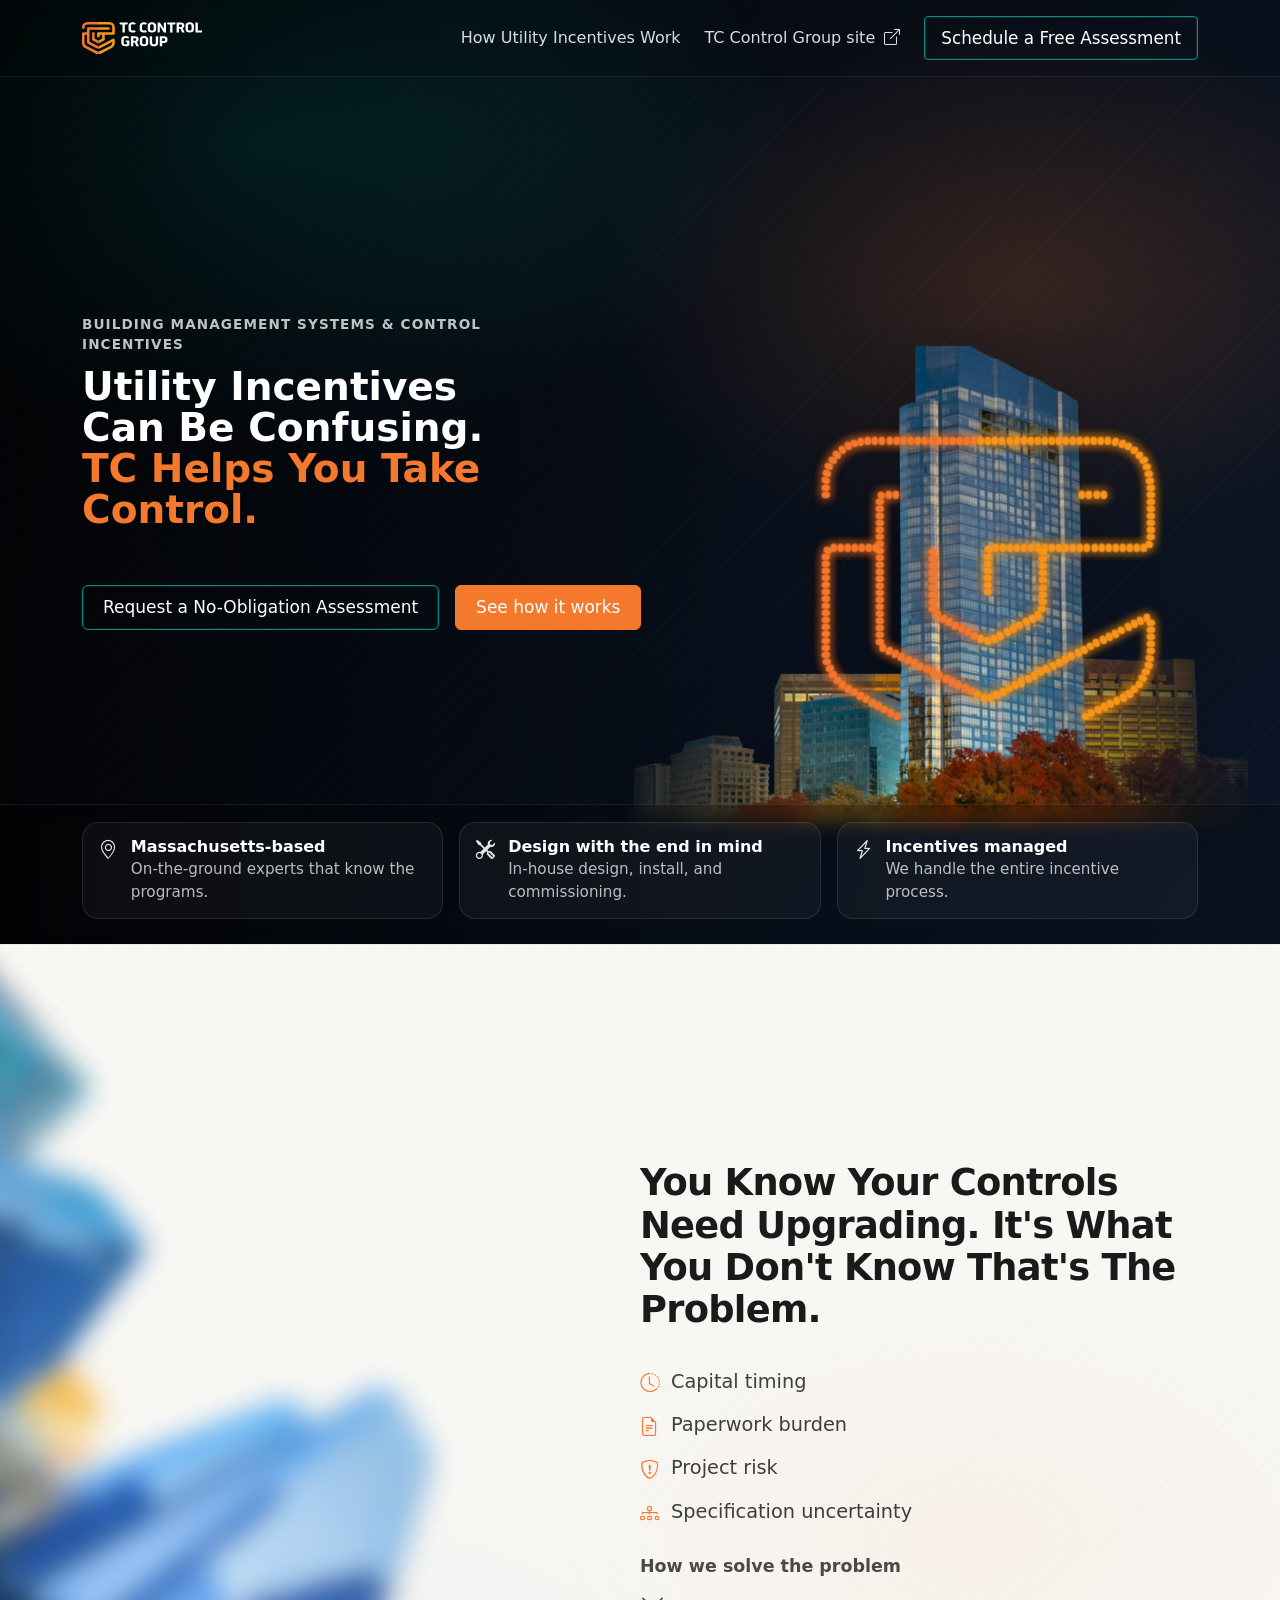
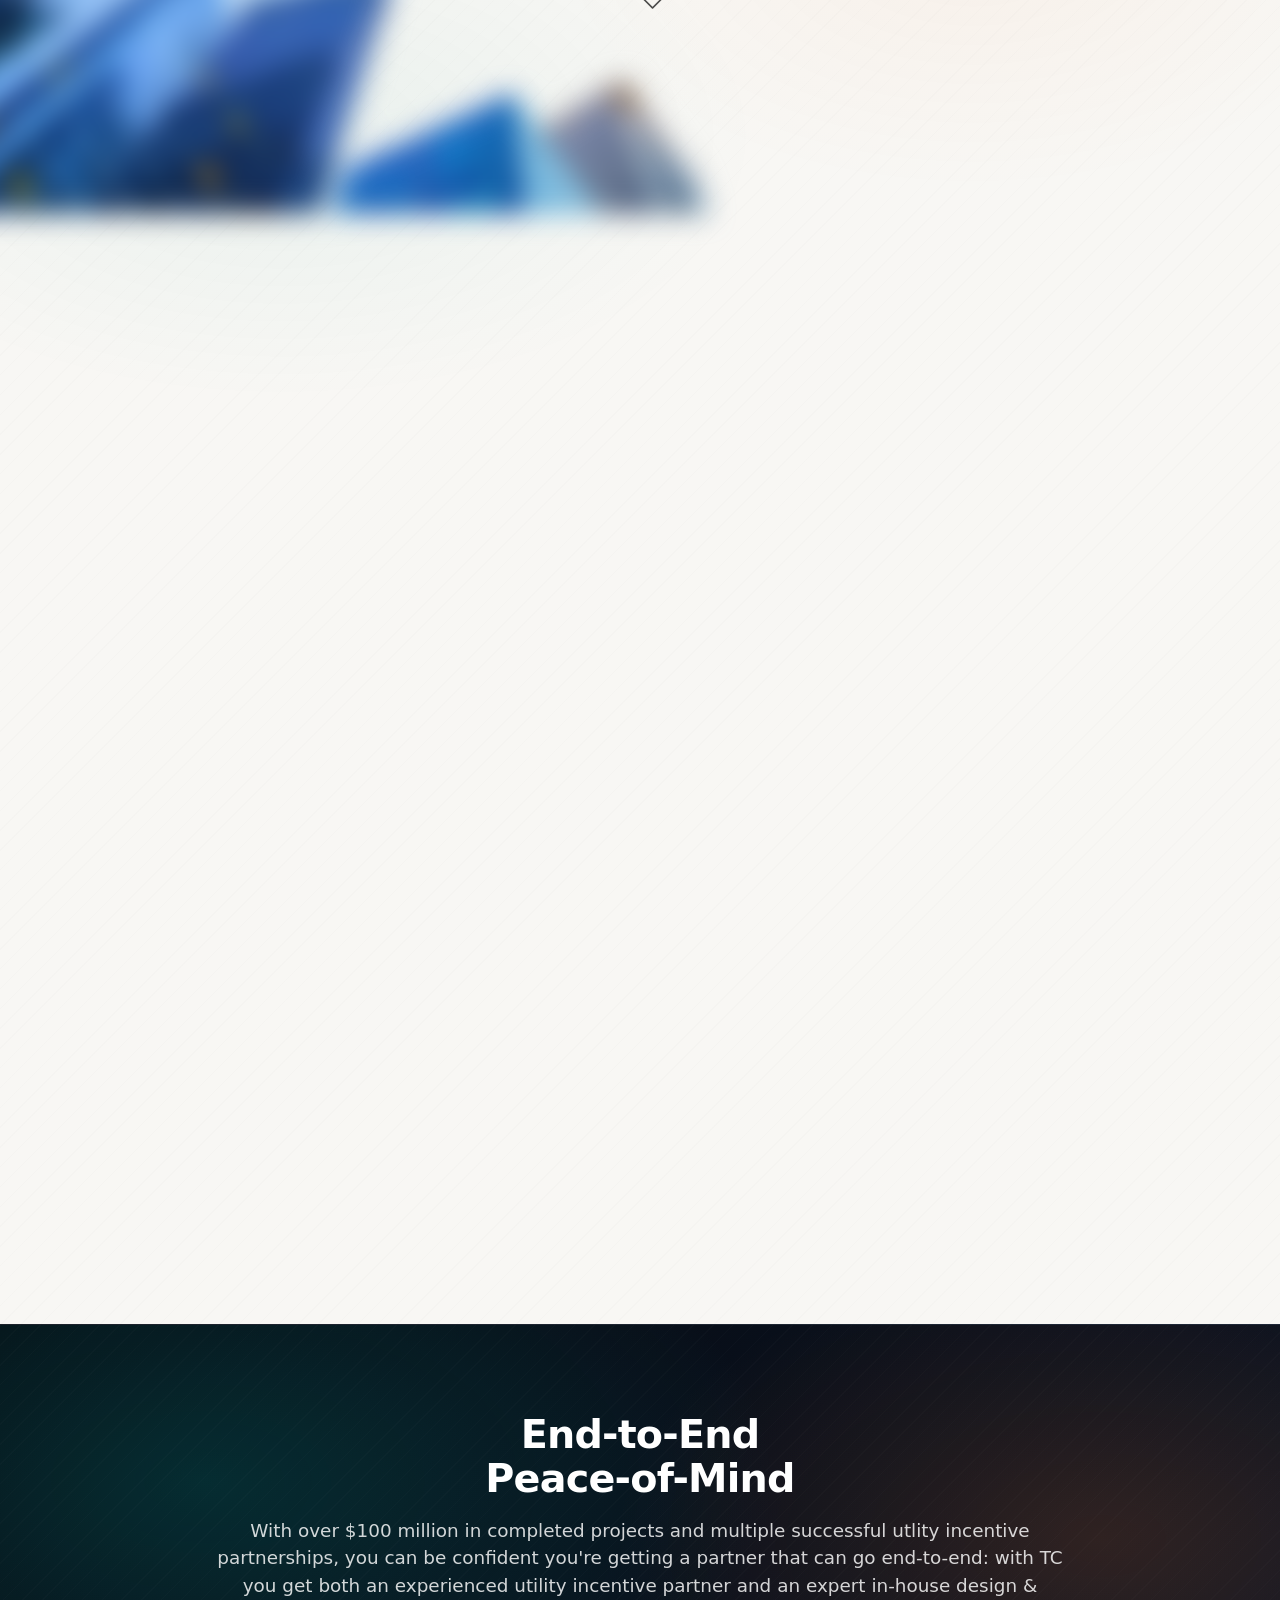
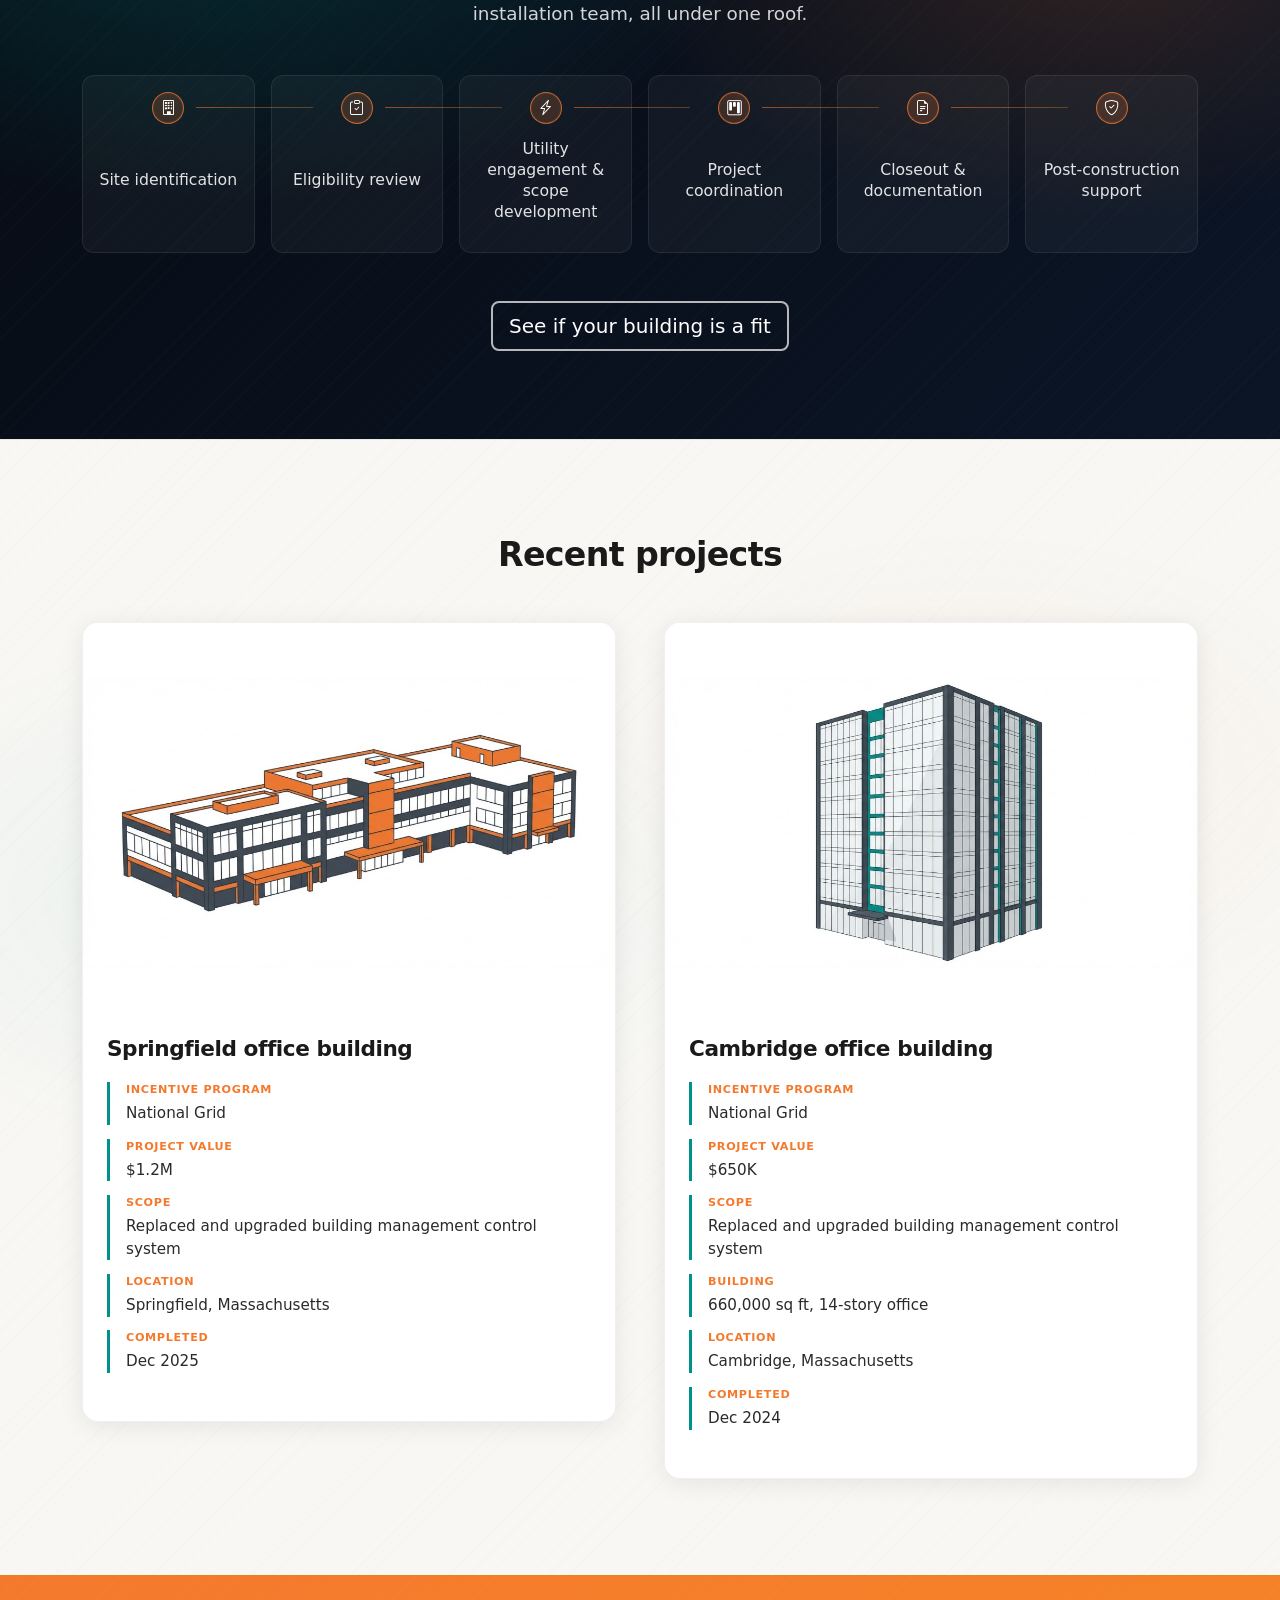
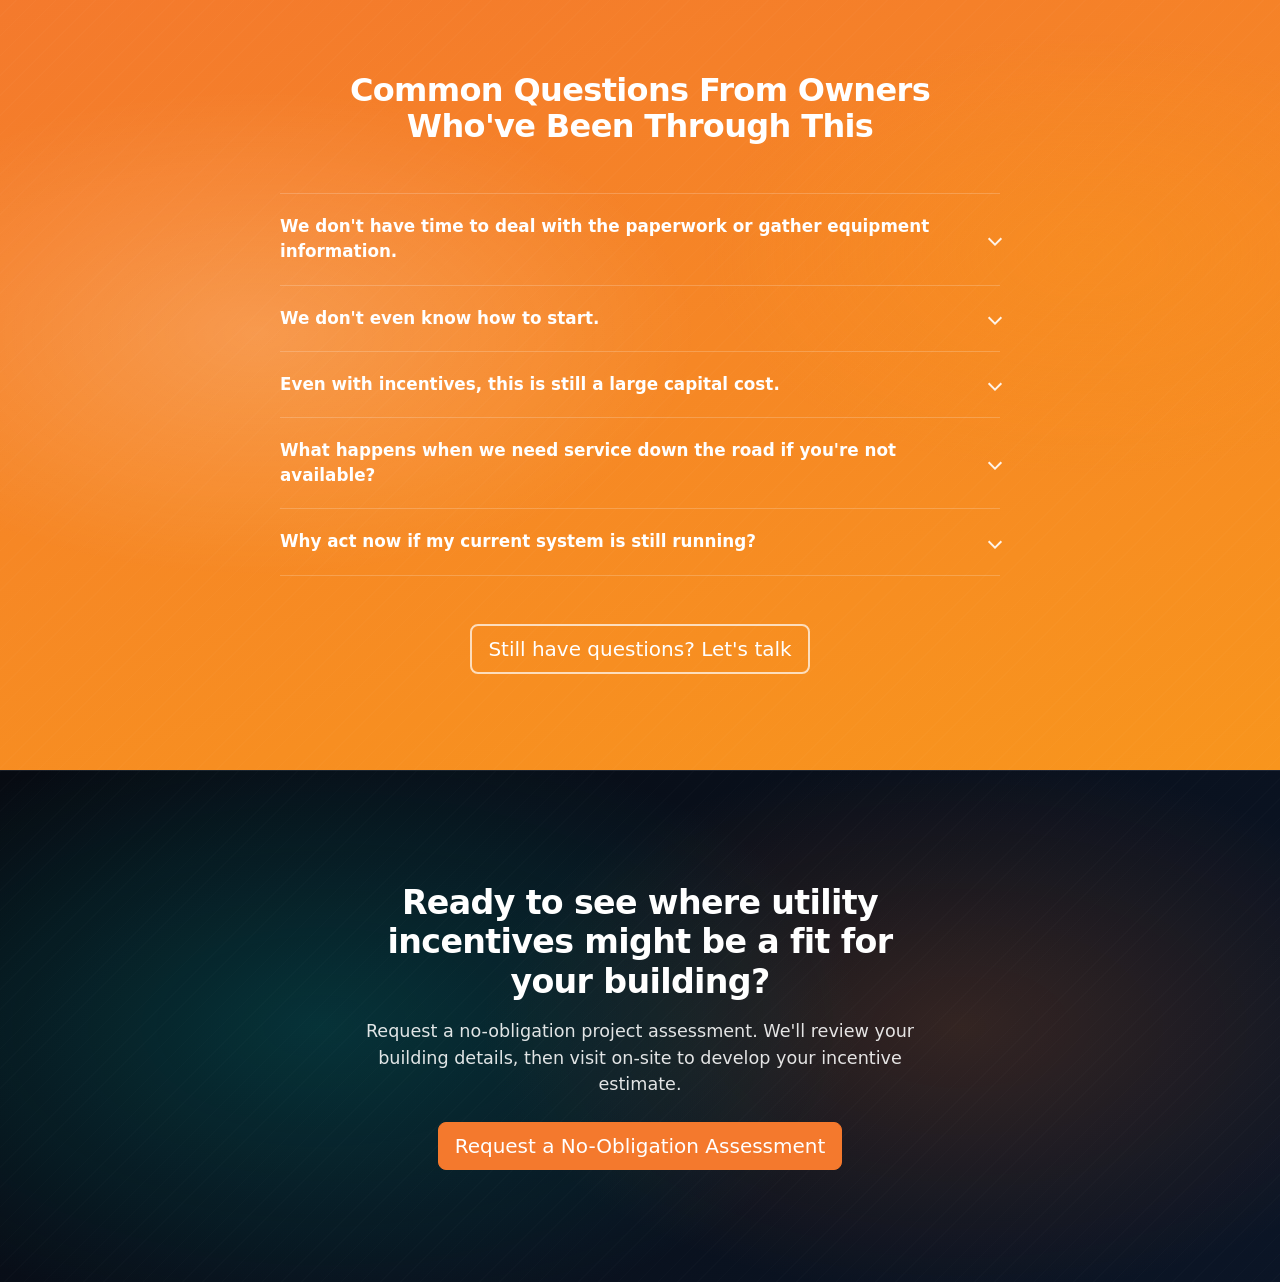
<file: index.html>
<!doctype html>
<html lang="en">
<head>
  <meta charset="utf-8">
  <meta name="viewport" content="width=device-width, initial-scale=1">
  <meta name="robots" content="noindex, nofollow">
  <title>TC Controls Landing Page</title>

  <!-- Bootstrap CSS -->
  <link href="https://cdn.jsdelivr.net/npm/bootstrap@5.3.3/dist/css/bootstrap.min.css" rel="stylesheet">
  <!-- Bootstrap Icons -->
  <link href="https://cdn.jsdelivr.net/npm/bootstrap-icons@1.11.3/font/bootstrap-icons.min.css" rel="stylesheet">
  <link href="css/styles.css" rel="stylesheet">

</head>
<body>

    <header class="site-hero">
        <nav class="navbar navbar-expand-lg navbar-dark navbar-overlay py-3">
          <div class="container">
            <a class="navbar-brand d-flex align-items-center gap-2" href="index.html" aria-label="TC Controls — landing page home">
              <span class="brand-mark" aria-hidden="true">
                <svg xmlns="http://www.w3.org/2000/svg" viewBox="0 0 264.708 70.404" role="img" aria-label="TC Controls">
                  <g transform="translate(82.597 0.573)">
                    <g>
                      <g>
                        <g>
                          <path d="M459.9,7.663V5h18.069V7.663a1.708,1.708,0,0,1-1.708,1.708h-4.738V27.019h-5.214V9.371h-4.7A1.709,1.709,0,0,1,459.9,7.663Z" transform="translate(-459.9 -4.675)" fill="#fff"></path>
                          <path d="M575.146,10.832V18.28c0,2.234,1.62,3.238,3.887,3.238a9.345,9.345,0,0,0,3.132-.485,1.978,1.978,0,0,1,2.38.943l1,1.906c-1.846,1.392-3.693,1.976-6.963,1.976-4.955,0-8.678-2.428-8.678-7.286V10.509c0-4.565,3.919-7.319,8.646-7.319a11,11,0,0,1,7.189,2.1L584.607,7.3a1.945,1.945,0,0,1-2.4.871,8.662,8.662,0,0,0-3.271-.578C576.734,7.594,575.146,8.759,575.146,10.832Z" transform="translate(-550.144 -3.19)" fill="#fff"></path>
                        </g>
                        <g transform="translate(44.384)">
                          <path d="M712.276,10.832V18.28c0,2.234,1.62,3.238,3.887,3.238a9.345,9.345,0,0,0,3.132-.485,1.953,1.953,0,0,1,2.38.943l1,1.906c-1.846,1.392-3.693,1.976-6.963,1.976-4.955,0-8.678-2.428-8.678-7.286V10.509c0-4.565,3.919-7.319,8.646-7.319a11,11,0,0,1,7.189,2.1L721.737,7.3a1.945,1.945,0,0,1-2.4.871,8.662,8.662,0,0,0-3.271-.578C713.864,7.594,712.276,8.759,712.276,10.832Z" transform="translate(-707.03 -3.19)" fill="#fff"></path>
                          <path d="M823.749,10.412v8.161c0,4.793-3.723,7.286-8.971,7.286h-.485c-5.311,0-9-2.428-9-7.286V10.412c0-4.565,3.854-7.222,8.971-7.222h.517C819.8,3.19,823.749,5.911,823.749,10.412Zm-5.246.42c0-2.137-1.586-3.27-3.725-3.27h-.517c-2.17,0-3.725,1.166-3.725,3.238v7.416c0,2.3,1.424,3.3,3.757,3.3h.485c2.267,0,3.725-1.036,3.725-3.3Z" transform="translate(-787.643 -3.19)" fill="#fff"></path>
                          <path d="M942.17,4.992h2.865V27.011h-4.891l-8.711-14.054V25.051a1.961,1.961,0,0,1-1.961,1.961H926.64V4.992h4.89l8.678,14.183V6.951A1.961,1.961,0,0,1,942.17,4.99Z" transform="translate(-887.198 -4.667)" fill="#fff"></path>
                          <path d="M1043.67,7.41V5h18.069V7.412a1.961,1.961,0,0,1-1.961,1.961H1055.3V27.019h-5.214V9.371h-4.451A1.961,1.961,0,0,1,1043.67,7.41Z" transform="translate(-983.21 -4.675)" fill="#fff"></path>
                          <path d="M1172.158,17.953l4.468,9.068h-5.6l-3.693-7.9h-3.206v7.9h-5.246V5h9.488c4.533,0,7.545,1.911,7.545,6.347v1a5.461,5.461,0,0,1-3.757,5.6Zm-8.032-2.883h3.919c1.327,0,2.622-.713,2.622-2.2V11.541c0-1.457-1.133-2.17-2.654-2.17h-3.886v5.7Z" transform="translate(-1077.729 -4.675)" fill="#fff"></path>
                          <path d="M1286.969,10.412v8.161c0,4.793-3.725,7.286-8.971,7.286h-.487c-5.311,0-9-2.428-9-7.286V10.412c0-4.565,3.854-7.222,8.969-7.222H1278C1283.018,3.19,1286.969,5.911,1286.969,10.412Zm-5.246.42c0-2.137-1.586-3.27-3.723-3.27h-.519c-2.17,0-3.723,1.166-3.723,3.238v7.416c0,2.3,1.424,3.3,3.757,3.3H1278c2.266,0,3.723-1.036,3.723-3.3V10.832Z" transform="translate(-1167.669 -3.19)" fill="#fff"></path>
                          <path d="M1395.114,6.959V22.68H1403a1.961,1.961,0,0,1,1.961,1.961v2.38h-15.09V5h3.285a1.961,1.961,0,0,1,1.961,1.961Z" transform="translate(-1267.233 -4.675)" fill="#fff"></path>
                        </g>
                      </g>
                      <g transform="translate(3.91 30.313)">
                        <path d="M491.32,181.622h8.1v10.427a14.382,14.382,0,0,1-8.452,2.59c-5.246,0-9.294-2.331-9.294-7.286v-8.064c0-4.761,4.177-7.319,9.391-7.319a14.054,14.054,0,0,1,7.61,2.073l-.941,2a1.965,1.965,0,0,1-2.509.982,10.063,10.063,0,0,0-3.9-.686c-2.461,0-4.4,1.133-4.4,3.335V187c0,2.4,1.782,3.3,4.048,3.3a8.151,8.151,0,0,0,3.206-.517v-4.145h-.889a1.961,1.961,0,0,1-1.961-1.961V181.62Z" transform="translate(-481.67 -171.97)" fill="#fff"></path>
                        <path d="M612.318,186.733l4.468,9.068h-5.6l-3.693-7.9h-3.206v7.9H599.04V173.78h9.488c4.533,0,7.545,1.911,7.545,6.347v1a5.459,5.459,0,0,1-3.757,5.6Zm-8.032-2.883H608.2c1.327,0,2.622-.713,2.622-2.2v-1.327c0-1.457-1.133-2.17-2.656-2.17h-3.887v5.7Z" transform="translate(-577.961 -173.455)" fill="#fff"></path>
                        <path d="M727.129,179.192v8.161c0,4.793-3.725,7.286-8.971,7.286h-.487c-5.311,0-9-2.428-9-7.286v-8.161c0-4.565,3.854-7.222,8.969-7.222h.519C723.178,171.97,727.129,174.691,727.129,179.192Zm-5.246.42c0-2.137-1.586-3.27-3.723-3.27h-.519c-2.17,0-3.723,1.166-3.723,3.238V187c0,2.3,1.424,3.3,3.757,3.3h.487c2.267,0,3.723-1.036,3.723-3.3v-7.383Z" transform="translate(-667.901 -171.97)" fill="#fff"></path>
                        <path d="M845.17,173.78h3.285v14.831c0,5.02-4.177,7.513-9.163,7.513s-9.262-2.46-9.262-7.513V173.78h3.285a1.961,1.961,0,0,1,1.961,1.961v12.611c0,2.364,1.879,3.432,3.984,3.432s3.951-1.1,3.951-3.432V175.741a1.961,1.961,0,0,1,1.961-1.961Z" transform="translate(-767.465 -173.455)" fill="#fff"></path>
                        <path d="M962.391,173.78c4.4,0,7.545,2.17,7.545,6.282v2.622c0,3.919-3.464,5.894-7.48,5.894h-4.21V195.8H953V173.78Zm2.3,6.9a2.42,2.42,0,0,0-2.622-2.525h-3.822v6.379h3.822a2.349,2.349,0,0,0,2.622-2.46v-1.392Z" transform="translate(-868.35 -173.455)" fill="#fff"></path>
                      </g>
                    </g>
                  </g>
                  <g>
                    <g transform="translate(33.274)">
                      <path d="M224.164,11.559V25.4a2.83,2.83,0,0,1-2.827,2.829l-18.382.007a.9.9,0,0,0-.9.9v9.282a2.831,2.831,0,0,1-1.525,2.511L189.383,46.71a2.822,2.822,0,0,1-1.3.318V40.9a.858.858,0,0,0,.4-.1l7.92-4.111V29.131a.9.9,0,0,0-.9-.9h-3.678a.9.9,0,0,0-.9.9v3.734a.9.9,0,0,1-.9.9h-3.863a.9.9,0,0,1-.9-.9V24.75a2.171,2.171,0,0,1,2.171-2.171l30.167-.013a.9.9,0,0,0,.9-.9V11.559a5.9,5.9,0,0,0-5.9-5.9H185.27V0H212.6A11.559,11.559,0,0,1,224.164,11.559Z" transform="translate(-185.27)" fill="#f8951d"></path>
                      <path d="M223.363,89a2.834,2.834,0,0,0-3.33-.539l-30.481,15.788a3.2,3.2,0,0,1-1.471.357v5.656a8.873,8.873,0,0,0,4.068-.986L218.14,95.815a.251.251,0,0,1,.366.223v1.4a7.126,7.126,0,0,1-3.653,6.212l-21.9,11.426a10.68,10.68,0,0,1-4.871,1.234v5.668a16.323,16.323,0,0,0,7.489-1.888l21.9-11.426a12.738,12.738,0,0,0,6.692-11.227V91.026a2.885,2.885,0,0,0-.8-2.028Zm-12.8-26.139H185.27v5.657H211.9a.9.9,0,0,0,.9-.9V65.092A2.233,2.233,0,0,0,210.563,62.86Z" transform="translate(-185.27 -51.57)" fill="#f8951d"></path>
                    </g>
                    <g>
                      <path d="M33.274,0V5.657H11.913a6.254,6.254,0,0,0-6.254,6.255v1.931a.9.9,0,0,1-.9.9H.9a.9.9,0,0,1-.9-.9V11.913A11.912,11.912,0,0,1,11.913,0Z" fill="#f4792d"></path>
                      <path d="M10.97,95.831V80.707a.9.9,0,0,0-.9-.9H6.555a.9.9,0,0,0-.9.9V97.619a7.113,7.113,0,0,0,3.649,6.205l21.724,11.246a10.667,10.667,0,0,0,5.052,1.236v5.668H36a16.321,16.321,0,0,1-7.581-1.888L6.69,108.841A12.738,12.738,0,0,1,0,97.619V76.98a2.828,2.828,0,0,1,2.829-2.829H10.97V65.689A2.828,2.828,0,0,1,13.8,62.86H33.274v5.657H17.525a.9.9,0,0,0-.9.9V93.239A2.739,2.739,0,0,0,18.1,95.667l16.519,8.587a3.214,3.214,0,0,0,1.464.352v5.656a8.856,8.856,0,0,1-4.064-.984L13.2,99.494a4.107,4.107,0,0,1-2.227-3.664Z" transform="translate(0 -51.57)" fill="#f4792d"></path>
                      <path d="M137.06,144.043v6.126a2.829,2.829,0,0,1-1.3-.318l-11.149-5.788a2.83,2.83,0,0,1-1.527-2.513V126.618a.9.9,0,0,1,.9-.9h3.863a.9.9,0,0,1,.9.9v12.671a.9.9,0,0,0,.483.8l7.435,3.86A.86.86,0,0,0,137.06,144.043Z" transform="translate(-100.975 -103.141)" fill="#f4792d"></path>
                    </g>
                  </g>
                </svg>
              </span>
            </a>
      
            <button class="navbar-toggler" type="button" data-bs-toggle="collapse" data-bs-target="#mainNav" aria-controls="mainNav" aria-expanded="false" aria-label="Toggle navigation">
              <span class="navbar-toggler-icon"></span>
            </button>
      
            <div class="collapse navbar-collapse" id="mainNav">
              <ul class="navbar-nav ms-auto align-items-lg-center gap-lg-2">
                <li class="nav-item">
                  <a class="nav-link" href="how-utility-incentives-work/">How Utility Incentives Work</a>
                </li>
                <li class="nav-item">
                  <a class="nav-link nav-link-external" href="https://www.tccontrols.com/" rel="noopener">TC Control Group site <i class="bi bi-box-arrow-up-right ms-1" aria-hidden="true"></i></a>
                </li>
                <li class="nav-item ms-lg-2">
                  <a class="btn btn-tc-primary btn-sm px-3" href="free-assessment/">Schedule a Free Assessment</a>
                </li>
              </ul>
            </div>
          </div>
        </nav>
      
        <section class="hero-content hero-content--landing">
          <div class="container">
            <div class="row align-items-center g-4 hero-content-row">
              <div class="col-lg-6 hero-copy">
                <p class="hero-kicker">building management systems &amp; control incentives</p>
                <h1 class="hero-title mb-3 mb-sm-5">
                  <span class="hero-title-line is-visible" id="heroTitle1">Utility Incentives Can Be Confusing.</span><span class="hero-title-line hero-title-sub" id="heroTitle2"> TC Helps You Take Control.</span>
                </h1>
      
                <div class="d-flex flex-column flex-sm-row gap-3 hero-cta-row">
                  <a class="btn btn-tc-primary" href="free-assessment/">Request a No-Obligation Assessment</a>
                  <a class="btn btn-outline-light" href="how-utility-incentives-work/">See how it works</a>
                </div>
              </div>
      
              <div class="col-lg-6 hero-visual-col d-none d-lg-block">
                <div class="hero-visual">
                  <div class="hero-artboard" id="heroArtboard">
                    <div class="particle-scene" id="particleScene" aria-hidden="true">
                      <img class="hero-building" alt="" src="assets/tc-building-bms.png">

                    <div class="circuit-glow">
                      <svg viewBox="0 0 1536 1152" fill="none" xmlns="http://www.w3.org/2000/svg" aria-hidden="true">
                        <defs>
                          <linearGradient id="tcGlowGradient" x1="34%" x2="84%" y1="0%" y2="0%">
                            <stop offset="0%" stop-color="#f4792d"></stop>
                            <stop offset="56%" stop-color="#f4792d"></stop>
                            <stop offset="56.5%" stop-color="#f8951d"></stop>
                            <stop offset="100%" stop-color="#f8951d"></stop>
                          </linearGradient>
                          <clipPath id="clipHeroGlow">
                            <rect width="792" height="712" fill="white" transform="translate(492 176)"></rect>
                          </clipPath>
                        </defs>
                        <g clip-path="url(#clipHeroGlow)" stroke="url(#tcGlowGradient)" stroke-width="28" stroke-linecap="round" stroke-linejoin="round" opacity=".95">
                          <path d="M678.096 328.868H640.737C635.878 328.868 631.943 332.803 631.943 337.66V674.664C631.943 678.009 633.844 681.061 636.842 682.546L880.175 802.736C882.678 803.967 885.622 803.94 888.099 802.669L1249.84 615.994C1255.69 612.969 1262.66 617.225 1262.66 623.809V692.958C1262.66 739.73 1236.12 782.448 1194.18 803.178L1103.91 847.796"></path>
                          <path d="M679.903 847.796L558.591 779.651C526.935 761.879 507.339 728.409 507.339 692.115V469.828C507.339 460.259 515.102 452.497 524.673 452.497H631.943"></path>
                          <path d="M1093.12 328.868H1164.2"></path>
                          <path d="M756.547 452.497V587.328C756.547 598.048 762.477 607.897 771.954 612.929L870.43 665.148C879.01 669.699 889.29 669.645 897.816 665.028L996.734 611.444C1006.09 606.372 1011.91 596.602 1011.91 585.963V452.497"></path>
                          <path d="M507.339 335.961V301.674C507.339 247.367 551.376 203.338 605.694 203.338H1164.31C1218.62 203.338 1262.66 247.367 1262.66 301.674V433.507C1262.66 443.999 1254.16 452.497 1243.67 452.497H894.577C889.29 452.497 885.007 456.78 885.007 462.066V562.624"></path>
                        </g>
                      </svg>
                    </div>

                    <div class="circuit-traces">
                      <svg viewBox="0 0 1536 1152" fill="none" xmlns="http://www.w3.org/2000/svg" aria-hidden="true">
                        <defs>
                          <linearGradient id="tcTraceGradient" x1="34%" x2="84%" y1="0%" y2="0%">
                            <stop offset="0%" stop-color="#f4792d"></stop>
                            <stop offset="56%" stop-color="#f4792d"></stop>
                            <stop offset="56.5%" stop-color="#f8951d"></stop>
                            <stop offset="100%" stop-color="#f8951d"></stop>
                          </linearGradient>
                          <clipPath id="clipHeroTraces">
                            <rect width="792" height="712" fill="white" transform="translate(492 176)"></rect>
                          </clipPath>
                          <path id="heroTraceP1" fill="none" d="M678.096 328.868H640.737C635.878 328.868 631.943 332.803 631.943 337.66V674.664C631.943 678.009 633.844 681.061 636.842 682.546L880.175 802.736C882.678 803.967 885.622 803.94 888.099 802.669L1249.84 615.994C1255.69 612.969 1262.66 617.225 1262.66 623.809V692.958C1262.66 739.73 1236.12 782.448 1194.18 803.178L1103.91 847.796"></path>
                          <path id="heroTraceP2" fill="none" d="M679.903 847.796L558.591 779.651C526.935 761.879 507.339 728.409 507.339 692.115V469.828C507.339 460.259 515.102 452.497 524.673 452.497H631.943"></path>
                          <path id="heroTraceP3" fill="none" d="M1093.12 328.868H1164.2"></path>
                          <path id="heroTraceP4" fill="none" d="M756.547 452.497V587.328C756.547 598.048 762.477 607.897 771.954 612.929L870.43 665.148C879.01 669.699 889.29 669.645 897.816 665.028L996.734 611.444C1006.09 606.372 1011.91 596.602 1011.91 585.963V452.497"></path>
                          <path id="heroTraceP5" fill="none" d="M507.339 335.961V301.674C507.339 247.367 551.376 203.338 605.694 203.338H1164.31C1218.62 203.338 1262.66 247.367 1262.66 301.674V433.507C1262.66 443.999 1254.16 452.497 1243.67 452.497H894.577C889.29 452.497 885.007 456.78 885.007 462.066V562.624"></path>
                        </defs>
                        <g clip-path="url(#clipHeroTraces)">
                          <!-- Two parallel tracer rails; gap between is transparent (strokes only, no filled band) -->
                          <g class="trace-outline trace-outline--rail trace-outline--rail-a" fill="none" stroke="url(#tcTraceGradient)" stroke-width="4" stroke-linecap="round" stroke-linejoin="round" stroke-dasharray="22 26" transform="translate(0, -5.5)">
                            <use href="#heroTraceP1"></use>
                            <use href="#heroTraceP2"></use>
                            <use href="#heroTraceP3"></use>
                            <use href="#heroTraceP4"></use>
                            <use href="#heroTraceP5"></use>
                          </g>
                          <g class="trace-outline trace-outline--rail trace-outline--rail-b" fill="none" stroke="url(#tcTraceGradient)" stroke-width="4" stroke-linecap="round" stroke-linejoin="round" stroke-dasharray="22 26" transform="translate(0, 5.5)">
                            <use href="#heroTraceP1"></use>
                            <use href="#heroTraceP2"></use>
                            <use href="#heroTraceP3"></use>
                            <use href="#heroTraceP4"></use>
                            <use href="#heroTraceP5"></use>
                          </g>
                        </g>
                      </svg>
                    </div>

                    <div class="hero-target-logo" id="heroTargetLogo">
                      <svg viewBox="0 0 1536 1152" fill="none" xmlns="http://www.w3.org/2000/svg" aria-hidden="true">
                        <g id="targetPaths" stroke="transparent" stroke-width="18" stroke-linecap="round" stroke-linejoin="round">
                          <path d="M678.096 328.868H640.737C635.878 328.868 631.943 332.803 631.943 337.66V674.664C631.943 678.009 633.844 681.061 636.842 682.546L880.175 802.736C882.678 803.967 885.622 803.94 888.099 802.669L1249.84 615.994C1255.69 612.969 1262.66 617.225 1262.66 623.809V692.958C1262.66 739.73 1236.12 782.448 1194.18 803.178L1103.91 847.796"></path>
                          <path d="M679.903 847.796L558.591 779.651C526.935 761.879 507.339 728.409 507.339 692.115V469.828C507.339 460.259 515.102 452.497 524.673 452.497H631.943"></path>
                          <path d="M1093.12 328.868H1164.2"></path>
                          <path d="M756.547 452.497V587.328C756.547 598.048 762.477 607.897 771.954 612.929L870.43 665.148C879.01 669.699 889.29 669.645 897.816 665.028L996.734 611.444C1006.09 606.372 1011.91 596.602 1011.91 585.963V452.497"></path>
                          <path d="M507.339 335.961V301.674C507.339 247.367 551.376 203.338 605.694 203.338H1164.31C1218.62 203.338 1262.66 247.367 1262.66 301.674V433.507C1262.66 443.999 1254.16 452.497 1243.67 452.497H894.577C889.29 452.497 885.007 456.78 885.007 462.066V562.624"></path>
                        </g>
                      </svg>
                    </div>
                    </div>
                  </div>
                </div>
              </div>
            </div>
          </div>
        </section>

        <section class="proof-strip">
          <div class="container">
            <div class="row g-3">
              <div class="col-md-4">
                <div class="proof-item">
                  <i class="bi bi-geo-alt"></i>
                  <div>
                    <div class="proof-title">Massachusetts-based</div>
                    <div class="proof-sub">On-the-ground experts that know the programs.</div>
                  </div>
                </div>
              </div>
              <div class="col-md-4">
                <div class="proof-item">
                  <i class="bi bi-tools"></i>
                  <div>
                    <div class="proof-title">Design with the end in mind</div>
                    <div class="proof-sub">In-house design, install, and commissioning.</div>
                  </div>
                </div>
              </div>
              <div class="col-md-4">
                <div class="proof-item">
                  <i class="bi bi-lightning-charge"></i>
                  <div>
                    <div class="proof-title">Incentives managed</div>
                    <div class="proof-sub">We handle the entire incentive process.</div>
                  </div>
                </div>
              </div>
            </div>
          </div>
        </section>
      </header>

      <div class="sticky-scroll-section" id="stickySection">
        <div class="container sticky-scroll-inner pt-0">
          <div class="row g-4 g-lg-0 align-items-lg-stretch">

            <div class="col-lg-6 feature-graphic-col feature-graphic-col--contained d-none d-lg-block">
              <div class="sticky-scroll-visual">
                <div class="feature-graphic feature-graphic--contained" id="featureGraphic" aria-hidden="true">
                  <img class="feature-graphic-img" id="section2Building" src="assets/panel2-3-office-district.png" alt="">
                </div>
              </div>
            </div>

            <div class="col-lg-6 sticky-text-col">
              <div class="sticky-text-viewport-wrap">
                <div class="sticky-text-viewport" id="textViewport">
                  <div class="sticky-text-track" id="textTrack">
                    <div class="sticky-copy-block" id="panel2">
                      <span class="mobile-panel-icon d-lg-none" aria-hidden="true"><i class="bi bi-exclamation-circle"></i></span>
                      <h2 class="mb-3">You Know Your Controls Need Upgrading. It's What You Don't Know That's The Problem.</h2>
                      <ul class="pain-list">
                        <li><i class="bi bi-clock-history"></i><span>Capital timing</span></li>
                        <li><i class="bi bi-file-earmark-text"></i><span>Paperwork burden</span></li>
                        <li><i class="bi bi-shield-exclamation"></i><span>Project risk</span></li>
                        <li><i class="bi bi-diagram-3"></i><span>Specification uncertainty</span></li>
                      </ul>
                      <p class="scroll-prompt mt-4 mb-0">
                        <span class="scroll-prompt-text">How we solve the problem</span>
                        <i class="bi bi-chevron-down scroll-prompt-arrow" aria-hidden="true"></i>
                      </p>
                    </div>

                    <div class="sticky-copy-block" id="panel3">
                      <span class="mobile-panel-icon d-lg-none" aria-hidden="true"><i class="bi bi-check2-circle"></i></span>
                      <h2 class="mb-3">A Better Way To Upgrade</h2>
                      <p>In Massachusetts, incentive programs through utilities like National Grid and Eversource can cover a significant portion of the cost of a controls upgrade. <strong>TC Controls pairs those incentives with an end-to-end managed process and real project experience with both utilities.</strong> So you get the upside of a subsidized upgrade with the confidence of a partner who knows how to get it done.</p>
                      <div class="panel3-cta-wrap mt-4">
                        <a href="how-utility-incentives-work/" class="btn btn-lg panel3-cta-btn">Learn More About How Utility Incentives Work</a>
                      </div>
                    </div>
                  </div>
                </div>
              </div>
            </div>

          </div>
        </div>
      </div>

      <section class="process-section">
        <div class="container">
          <div class="process-intro text-center mx-auto mb-5">
            <h2 class="process-title mb-3">End-to-End<br>Peace-of-Mind </h2>
            <p class="process-subtitle mb-0">With over $100 million in completed projects and multiple successful utlity incentive partnerships,
              you can be confident you're getting a partner that can go end-to-end: with TC you get both an experienced utility incentive partner and an expert in-house design & installation team, all under one roof.
             </p>
          </div>

          <ol class="process-flow" aria-label="Project process flow">
            <li class="process-step">
              <div class="process-step-box">
                <span class="process-step-number" aria-hidden="true"><i class="bi bi-building"></i></span>
                <span class="process-step-label">Site identification</span>
                <p class="process-step-desc">We identify facilities that are a strong fit for a new BMS or an upgrade to an existing system — whether the need is already known or the opportunity hasn’t been explored yet.</p>
              </div>
            </li>
            <li class="process-step">
              <div class="process-step-box">
                <span class="process-step-number" aria-hidden="true"><i class="bi bi-clipboard-check"></i></span>
                <span class="process-step-label">Eligibility review</span>
                <p class="process-step-desc">We assess the site, perform a walk-through, and determine whether the facility qualifies for available utility incentive programs.</p>
              </div>
            </li>
            <li class="process-step">
              <div class="process-step-box">
                <span class="process-step-number" aria-hidden="true"><i class="bi bi-lightning-charge"></i></span>
                <span class="process-step-label">Utility engagement &amp; scope development</span>
                <p class="process-step-desc">We work directly with the utility company, define the project scope, and handle the application process and paperwork on your behalf.</p>
              </div>
            </li>
            <li class="process-step">
              <div class="process-step-box">
                <span class="process-step-number" aria-hidden="true"><i class="bi bi-kanban"></i></span>
                <span class="process-step-label">Project coordination</span>
                <p class="process-step-desc">Once approved, we put the project together and manage communication throughout the process to keep everything moving smoothly.</p>
              </div>
            </li>
            <li class="process-step">
              <div class="process-step-box">
                <span class="process-step-number" aria-hidden="true"><i class="bi bi-file-earmark-text"></i></span>
                <span class="process-step-label">Closeout &amp; documentation</span>
                <p class="process-step-desc">We provide all required trending, reporting, and closeout documentation to the utility company, ensuring nothing falls through the cracks.</p>
              </div>
            </li>
            <li class="process-step">
              <div class="process-step-box">
                <span class="process-step-number" aria-hidden="true"><i class="bi bi-shield-check"></i></span>
                <span class="process-step-label">Post-construction support</span>
                <p class="process-step-desc">After installation, TC Controls continues to provide concierge-level service to help your open system perform at peak efficiency and proactively resolve issues before they become problems.</p>
              </div>
            </li>
          </ol>
          <div class="process-cta text-center mt-5">
            <a href="free-assessment/" class="btn btn-process-outline btn-lg">See if your building is a fit</a>
          </div>
        </div>
      </section>

      <section class="quote-section d-none" aria-hidden="true">
        <div class="container">
          <blockquote class="testimonial-quote">
            <p class="quote-text">TC Controls took the incentive process off our plate entirely. We didn't have to chase paperwork or figure out the program requirements — they handled it end-to-end. It was a huge relief for our team.</p>
            <footer class="quote-attribution">
              <cite class="quote-name">Marcus Chen</cite>
              <span class="quote-title">Facility Director, Springfield, Massachusetts</span>
            </footer>
          </blockquote>
        </div>
      </section>

      <section class="py-5 d-none" style="background: #f8f7f4;" aria-hidden="true">
        <div class="container text-center">
          <a href="how-utility-incentives-work/" class="btn btn-process-outline btn-lg" style="border-color: #f4792d; color: #1a1a1a;">Learn more about how utility incentives work</a>
        </div>
      </section>

      <section class="case-studies-section" aria-labelledby="case-studies-heading">
        <div class="container">
          <div class="case-studies-intro text-center mx-auto mb-4 mb-lg-5">
            <h2 class="case-studies-section-title mb-0" id="case-studies-heading">Recent projects</h2>
          </div>
          <div class="row g-4 g-lg-5 justify-content-center">
            <div class="col-lg-6">
              <article class="case-study-card">
                <div class="case-study-image case-study-image--illustration">
                  <img src="assets/case-study-springfield-building.png" width="1024" height="558" loading="lazy" alt="Illustration of a modern office building, Springfield project">
                </div>
                <a href="#" class="case-study-card-link">
                  <div class="case-study-content">
                    <h3 class="case-study-title">Springfield office building</h3>
                    <ul class="case-study-facts">
                      <li>
                        <span class="case-study-fact-label">Incentive program</span>
                        <span class="case-study-fact-value">National Grid</span>
                      </li>
                      <li>
                        <span class="case-study-fact-label">Project value</span>
                        <span class="case-study-fact-value">$1.2M</span>
                      </li>
                      <li>
                        <span class="case-study-fact-label">Scope</span>
                        <span class="case-study-fact-value">Replaced and upgraded building management control system</span>
                      </li>
                      <li>
                        <span class="case-study-fact-label">Location</span>
                        <span class="case-study-fact-value">Springfield, Massachusetts</span>
                      </li>
                      <li>
                        <span class="case-study-fact-label">Completed</span>
                        <span class="case-study-fact-value">Dec 2025</span>
                      </li>
                    </ul>
                    <span class="case-study-cta d-none" aria-hidden="true">View project details <i class="bi bi-arrow-right"></i></span>
                  </div>
                </a>
              </article>
            </div>
            <div class="col-lg-6">
              <article class="case-study-card">
                <div class="case-study-image case-study-image--illustration">
                  <img src="assets/case-study-cambridge-building.png" width="1024" height="558" loading="lazy" alt="Illustration of a modern office high-rise, Cambridge project">
                </div>
                <a href="#" class="case-study-card-link">
                  <div class="case-study-content">
                    <h3 class="case-study-title">Cambridge office building</h3>
                    <ul class="case-study-facts">
                      <li>
                        <span class="case-study-fact-label">Incentive program</span>
                        <span class="case-study-fact-value">National Grid</span>
                      </li>
                      <li>
                        <span class="case-study-fact-label">Project value</span>
                        <span class="case-study-fact-value">$650K</span>
                      </li>
                      <li>
                        <span class="case-study-fact-label">Scope</span>
                        <span class="case-study-fact-value">Replaced and upgraded building management control system</span>
                      </li>
                      <li>
                        <span class="case-study-fact-label">Building</span>
                        <span class="case-study-fact-value">660,000 sq ft, 14-story office</span>
                      </li>
                      <li>
                        <span class="case-study-fact-label">Location</span>
                        <span class="case-study-fact-value">Cambridge, Massachusetts</span>
                      </li>
                      <li>
                        <span class="case-study-fact-label">Completed</span>
                        <span class="case-study-fact-value">Dec 2024</span>
                      </li>
                    </ul>
                    <span class="case-study-cta d-none" aria-hidden="true">View project details <i class="bi bi-arrow-right"></i></span>
                  </div>
                </a>
              </article>
            </div>
          </div>
        </div>
      </section>

      <section class="faq-section">
        <div class="container">
          <div class="faq-intro text-center mx-auto mb-5">
            <h2 class="faq-title mb-3">Common Questions From Owners Who've Been Through This</h2>
          
          </div>

          <div class="faq-list">
            <details class="faq-item">
              <summary class="faq-question">We don't have time to deal with the paperwork or gather equipment information.</summary>
              <div class="faq-answer">
                <p>Most building teams know Massachusetts utility incentive programs exist — they just don't have time to navigate the eligibility requirements, documentation, and approvals. TC Controls handles the evaluation, prepares the required program submissions, coordinates the technical information gathering, and manages the process from approval through commissioning. Your team stays focused on running the building.</p>
              </div>
            </details>
            <details class="faq-item">
              <summary class="faq-question">We don't even know how to start.</summary>
              <div class="faq-answer">
                <p>The starting point is simple: a conversation about your building. TC Controls will assess whether your system is a likely candidate for incentive support, walk you through what the process typically looks like, and tell you what we'd need to move forward. No obligation, no paperwork yet — just a clear picture of what's possible.</p>
              </div>
            </details>
            <details class="faq-item">
              <summary class="faq-question">Even with incentives, this is still a large capital cost.</summary>
              <div class="faq-answer">
                <p>Incentives reduce the cost of the project — often significantly — but we understand that the remaining investment still has to fit within a budget. The value case for most projects combines incentive dollars, energy savings over time, reduced service costs on aging equipment, and avoided future replacement spend. Together, those factors often make the math work even when the upfront number looks large. You can look at our calculator and/or case studies for more detail on this.</p>
              </div>
            </details>
            <details class="faq-item">
              <summary class="faq-question">What happens when we need service down the road if you're not available?</summary>
              <div class="faq-answer">
                <p>We take pride in the reliability of our service, but we also understand you can't just take our word for it. Because of this, we install open, non-proprietary building control systems that don't lock you into one contractor for service, support, or future upgrades. You own the system — and you can choose who services it going forward. For building owners and asset managers thinking long-term, that flexibility is a meaningful part of the value.</p>
              </div>
            </details>
            <details class="faq-item">
              <summary class="faq-question">Why act now if my current system is still running?</summary>
              <div class="faq-answer">
                <p>Most owners don't upgrade because the system failed — they upgrade because the system started making their job harder: recurring service calls, comfort complaints that don't go away, energy waste that's hard to justify, and controls that are increasingly difficult to support. The incentive programs available now create a window to fix the problem with utility funding behind you. National Grid utility incentive funding is available for approximately the next two years; once that window closes, the full cost comes out of pocket.</p>
              </div>
            </details>
          </div>
          <div class="faq-cta text-center mt-5">
            <a href="free-assessment/" class="btn btn-process-outline btn-lg">Still have questions? Let's talk</a>
          </div>
        </div>
      </section>

      <!-- Hidden: remove the d-none class to show the calculator again -->
      <section class="calculator-section d-none">
        <div class="container">
          <div class="calculator-intro text-center mx-auto mb-5">
            <h2 class="calculator-title mb-3">See How the Numbers Could Work for Your Building</h2>
            <p class="calculator-subtitle mb-0">Enter a few details — square footage, building type, current system age — and get a directional estimate of incentive potential and likely savings range.</p>
          </div>

          <div class="calculator-terminal">
            <div class="terminal-header">
              <span class="terminal-dots">
                <span class="terminal-dot"></span>
                <span class="terminal-dot"></span>
                <span class="terminal-dot"></span>
              </span>
              <span class="terminal-title">incentive-calculator</span>
            </div>
            <div class="terminal-body">
              <div class="terminal-inputs">
                <div class="terminal-row">
                  <span class="terminal-prompt">></span>
                  <span class="terminal-label">sq_ft</span>
                  <span class="terminal-equals">=</span>
                  <span class="terminal-value">125,000</span>
                </div>
                <div class="terminal-row">
                  <span class="terminal-prompt">></span>
                  <span class="terminal-label">building_type</span>
                  <span class="terminal-equals">=</span>
                  <span class="terminal-value">"Office"</span>
                </div>
                <div class="terminal-row">
                  <span class="terminal-prompt">></span>
                  <span class="terminal-label">system_age_yrs</span>
                  <span class="terminal-equals">=</span>
                  <span class="terminal-value">18</span>
                </div>
                <div class="terminal-row terminal-command">
                  <span class="terminal-prompt">></span>
                  <span class="terminal-cmd">run_estimate()</span>
                </div>
              </div>
              <div class="terminal-output">
                <div class="terminal-output-line"><span class="output-label">incentive_potential</span> <span class="output-arrow">→</span> <span class="output-value">$85,000 – $120,000</span></div>
                <div class="terminal-output-line"><span class="output-label">estimated_savings_yr</span> <span class="output-arrow">→</span> <span class="output-value">12–18%</span></div>
                <div class="terminal-output-line"><span class="output-label">payback_range</span> <span class="output-arrow">→</span> <span class="output-value">3–5 years</span></div>
                <div class="terminal-output-line output-note">// Results are directional. Your real incentive estimate comes from an on-site assessment.</div>
              </div>
            </div>
          </div>
          <div class="calculator-cta text-center mt-4">
            <a href="free-assessment/" class="btn btn-tc-filled btn-lg">Get your real numbers</a>
          </div>
        </div>
      </section>

      <section class="cta-section">
        <div class="container">
          <div class="cta-content text-center mx-auto">
            <h2 class="cta-title mb-3">Ready to see where utility incentives might be a fit for your building?</h2>
            <p class="cta-subtitle mb-4">Request a no-obligation project assessment. We'll review your building details, then visit on-site to develop your incentive estimate.</p>
            <a href="free-assessment/" class="btn btn-outline-light btn-lg">Request a No-Obligation Assessment</a>
          </div>
        </div>
      </section>


  <script src="https://cdn.jsdelivr.net/npm/bootstrap@5.3.3/dist/js/bootstrap.bundle.min.js"></script>
  <script src="js/main.js"></script>
  <script src="js/section2-particles.js"></script>
</body>
</html>
</file>
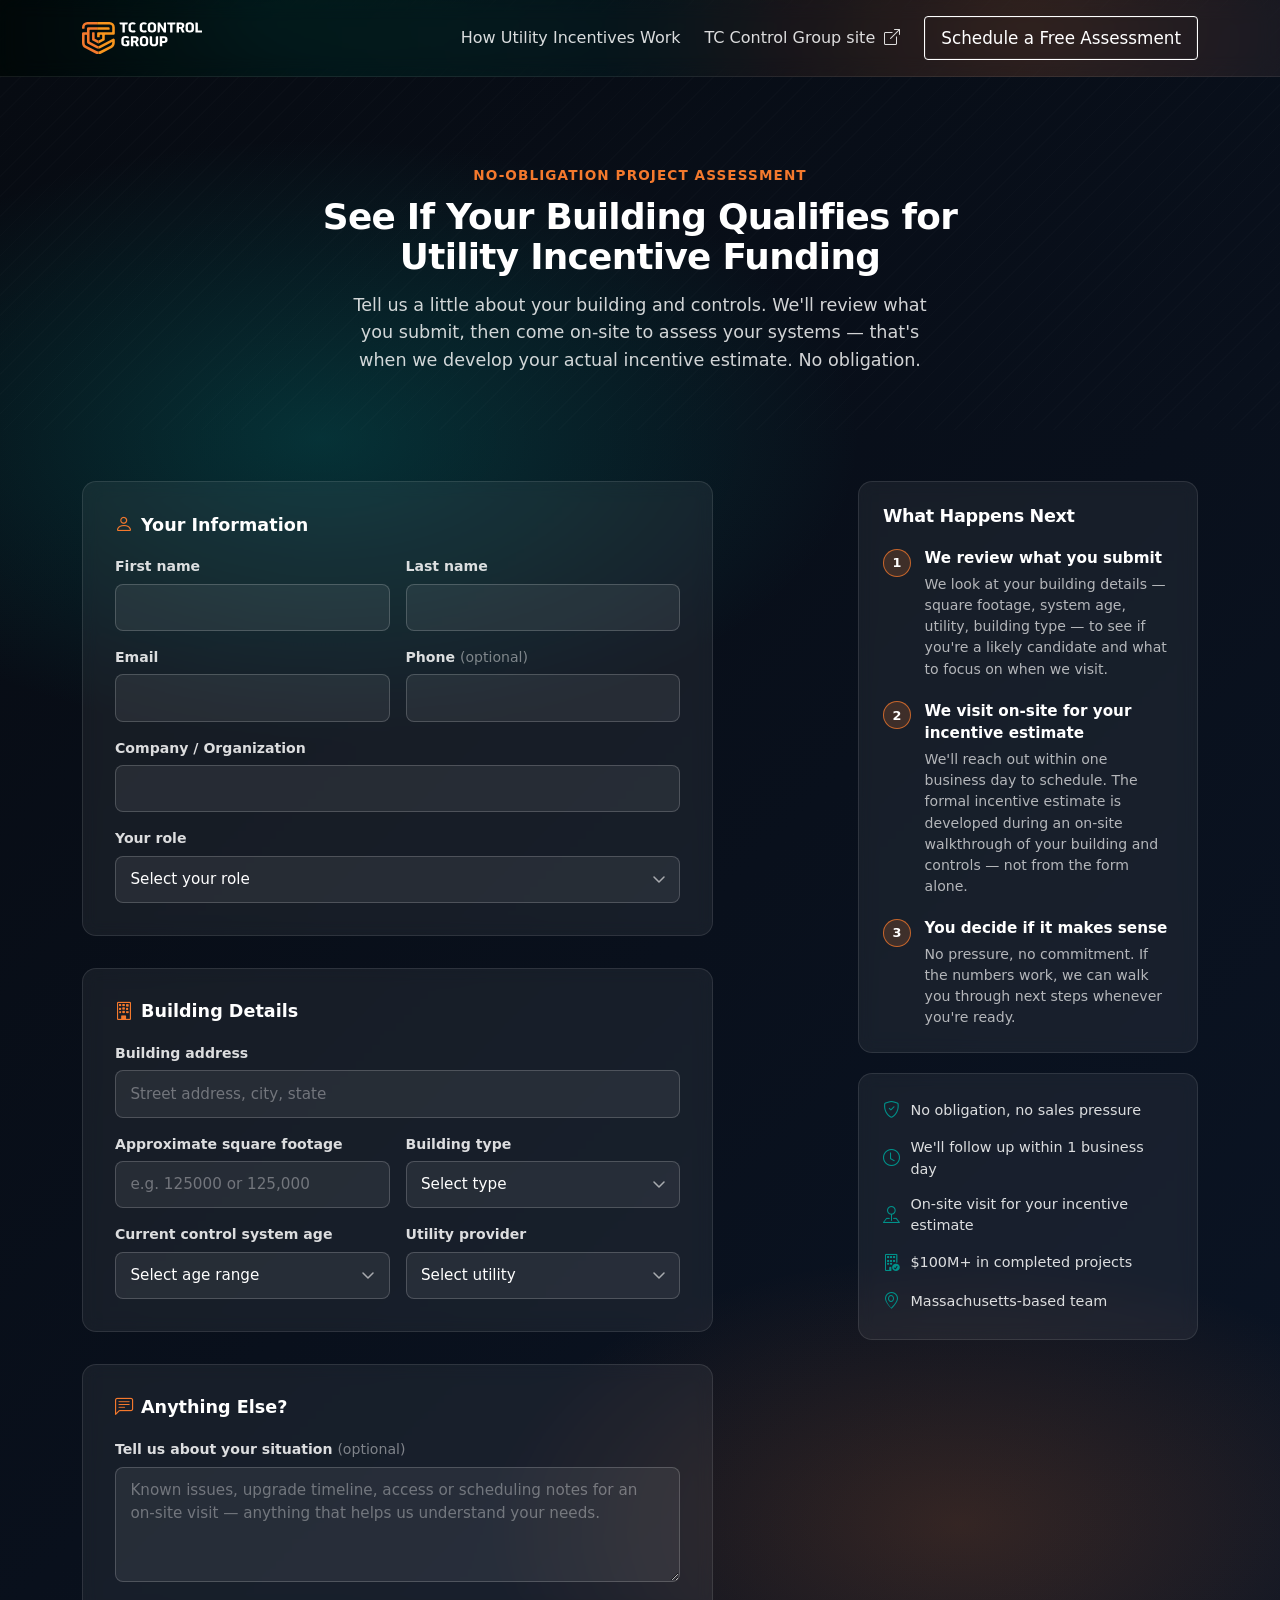
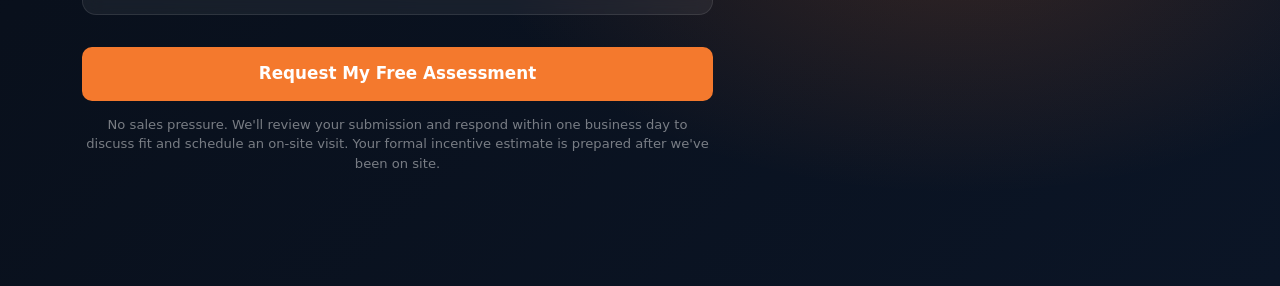
<file: free-assessment/index.html>
<!doctype html>
<html lang="en">
<head>
  <meta charset="utf-8">
  <meta name="viewport" content="width=device-width, initial-scale=1">
  <meta name="robots" content="noindex, nofollow">
  <title>Free Assessment | TC Controls</title>

  <!-- Bootstrap CSS -->
  <link href="https://cdn.jsdelivr.net/npm/bootstrap@5.3.3/dist/css/bootstrap.min.css" rel="stylesheet">
  <!-- Bootstrap Icons -->
  <link href="https://cdn.jsdelivr.net/npm/bootstrap-icons@1.11.3/font/bootstrap-icons.min.css" rel="stylesheet">
  <link href="../css/styles.css" rel="stylesheet">

</head>
<body>

    <header class="site-hero" style="padding-bottom: 0;">
        <nav class="navbar navbar-expand-lg navbar-dark navbar-overlay py-3">
          <div class="container">
            <a class="navbar-brand d-flex align-items-center gap-2" href="../index.html" aria-label="TC Controls — back to landing page home">
              <span class="brand-mark" aria-hidden="true">
                <svg xmlns="http://www.w3.org/2000/svg" viewBox="0 0 264.708 70.404" role="img" aria-label="TC Controls">
                  <g transform="translate(82.597 0.573)">
                    <g>
                      <g>
                        <g>
                          <path d="M459.9,7.663V5h18.069V7.663a1.708,1.708,0,0,1-1.708,1.708h-4.738V27.019h-5.214V9.371h-4.7A1.709,1.709,0,0,1,459.9,7.663Z" transform="translate(-459.9 -4.675)" fill="#fff"></path>
                          <path d="M575.146,10.832V18.28c0,2.234,1.62,3.238,3.887,3.238a9.345,9.345,0,0,0,3.132-.485,1.978,1.978,0,0,1,2.38.943l1,1.906c-1.846,1.392-3.693,1.976-6.963,1.976-4.955,0-8.678-2.428-8.678-7.286V10.509c0-4.565,3.919-7.319,8.646-7.319a11,11,0,0,1,7.189,2.1L584.607,7.3a1.945,1.945,0,0,1-2.4.871,8.662,8.662,0,0,0-3.271-.578C576.734,7.594,575.146,8.759,575.146,10.832Z" transform="translate(-550.144 -3.19)" fill="#fff"></path>
                        </g>
                        <g transform="translate(44.384)">
                          <path d="M712.276,10.832V18.28c0,2.234,1.62,3.238,3.887,3.238a9.345,9.345,0,0,0,3.132-.485,1.953,1.953,0,0,1,2.38.943l1,1.906c-1.846,1.392-3.693,1.976-6.963,1.976-4.955,0-8.678-2.428-8.678-7.286V10.509c0-4.565,3.919-7.319,8.646-7.319a11,11,0,0,1,7.189,2.1L721.737,7.3a1.945,1.945,0,0,1-2.4.871,8.662,8.662,0,0,0-3.271-.578C713.864,7.594,712.276,8.759,712.276,10.832Z" transform="translate(-707.03 -3.19)" fill="#fff"></path>
                          <path d="M823.749,10.412v8.161c0,4.793-3.723,7.286-8.971,7.286h-.485c-5.311,0-9-2.428-9-7.286V10.412c0-4.565,3.854-7.222,8.971-7.222h.517C819.8,3.19,823.749,5.911,823.749,10.412Zm-5.246.42c0-2.137-1.586-3.27-3.725-3.27h-.517c-2.17,0-3.725,1.166-3.725,3.238v7.416c0,2.3,1.424,3.3,3.757,3.3h.485c2.267,0,3.725-1.036,3.725-3.3Z" transform="translate(-787.643 -3.19)" fill="#fff"></path>
                          <path d="M942.17,4.992h2.865V27.011h-4.891l-8.711-14.054V25.051a1.961,1.961,0,0,1-1.961,1.961H926.64V4.992h4.89l8.678,14.183V6.951A1.961,1.961,0,0,1,942.17,4.99Z" transform="translate(-887.198 -4.667)" fill="#fff"></path>
                          <path d="M1043.67,7.41V5h18.069V7.412a1.961,1.961,0,0,1-1.961,1.961H1055.3V27.019h-5.214V9.371h-4.451A1.961,1.961,0,0,1,1043.67,7.41Z" transform="translate(-983.21 -4.675)" fill="#fff"></path>
                          <path d="M1172.158,17.953l4.468,9.068h-5.6l-3.693-7.9h-3.206v7.9h-5.246V5h9.488c4.533,0,7.545,1.911,7.545,6.347v1a5.461,5.461,0,0,1-3.757,5.6Zm-8.032-2.883h3.919c1.327,0,2.622-.713,2.622-2.2V11.541c0-1.457-1.133-2.17-2.654-2.17h-3.886v5.7Z" transform="translate(-1077.729 -4.675)" fill="#fff"></path>
                          <path d="M1286.969,10.412v8.161c0,4.793-3.725,7.286-8.971,7.286h-.487c-5.311,0-9-2.428-9-7.286V10.412c0-4.565,3.854-7.222,8.969-7.222H1278C1283.018,3.19,1286.969,5.911,1286.969,10.412Zm-5.246.42c0-2.137-1.586-3.27-3.723-3.27h-.519c-2.17,0-3.723,1.166-3.723,3.238v7.416c0,2.3,1.424,3.3,3.757,3.3H1278c2.266,0,3.723-1.036,3.723-3.3V10.832Z" transform="translate(-1167.669 -3.19)" fill="#fff"></path>
                          <path d="M1395.114,6.959V22.68H1403a1.961,1.961,0,0,1,1.961,1.961v2.38h-15.09V5h3.285a1.961,1.961,0,0,1,1.961,1.961Z" transform="translate(-1267.233 -4.675)" fill="#fff"></path>
                        </g>
                      </g>
                      <g transform="translate(3.91 30.313)">
                        <path d="M491.32,181.622h8.1v10.427a14.382,14.382,0,0,1-8.452,2.59c-5.246,0-9.294-2.331-9.294-7.286v-8.064c0-4.761,4.177-7.319,9.391-7.319a14.054,14.054,0,0,1,7.61,2.073l-.941,2a1.965,1.965,0,0,1-2.509.982,10.063,10.063,0,0,0-3.9-.686c-2.461,0-4.4,1.133-4.4,3.335V187c0,2.4,1.782,3.3,4.048,3.3a8.151,8.151,0,0,0,3.206-.517v-4.145h-.889a1.961,1.961,0,0,1-1.961-1.961V181.62Z" transform="translate(-481.67 -171.97)" fill="#fff"></path>
                        <path d="M612.318,186.733l4.468,9.068h-5.6l-3.693-7.9h-3.206v7.9H599.04V173.78h9.488c4.533,0,7.545,1.911,7.545,6.347v1a5.459,5.459,0,0,1-3.757,5.6Zm-8.032-2.883H608.2c1.327,0,2.622-.713,2.622-2.2v-1.327c0-1.457-1.133-2.17-2.656-2.17h-3.887v5.7Z" transform="translate(-577.961 -173.455)" fill="#fff"></path>
                        <path d="M727.129,179.192v8.161c0,4.793-3.725,7.286-8.971,7.286h-.487c-5.311,0-9-2.428-9-7.286v-8.161c0-4.565,3.854-7.222,8.969-7.222h.519C723.178,171.97,727.129,174.691,727.129,179.192Zm-5.246.42c0-2.137-1.586-3.27-3.723-3.27h-.519c-2.17,0-3.723,1.166-3.723,3.238V187c0,2.3,1.424,3.3,3.757,3.3h.487c2.267,0,3.723-1.036,3.723-3.3v-7.383Z" transform="translate(-667.901 -171.97)" fill="#fff"></path>
                        <path d="M845.17,173.78h3.285v14.831c0,5.02-4.177,7.513-9.163,7.513s-9.262-2.46-9.262-7.513V173.78h3.285a1.961,1.961,0,0,1,1.961,1.961v12.611c0,2.364,1.879,3.432,3.984,3.432s3.951-1.1,3.951-3.432V175.741a1.961,1.961,0,0,1,1.961-1.961Z" transform="translate(-767.465 -173.455)" fill="#fff"></path>
                        <path d="M962.391,173.78c4.4,0,7.545,2.17,7.545,6.282v2.622c0,3.919-3.464,5.894-7.48,5.894h-4.21V195.8H953V173.78Zm2.3,6.9a2.42,2.42,0,0,0-2.622-2.525h-3.822v6.379h3.822a2.349,2.349,0,0,0,2.622-2.46v-1.392Z" transform="translate(-868.35 -173.455)" fill="#fff"></path>
                      </g>
                    </g>
                  </g>
                  <g>
                    <g transform="translate(33.274)">
                      <path d="M224.164,11.559V25.4a2.83,2.83,0,0,1-2.827,2.829l-18.382.007a.9.9,0,0,0-.9.9v9.282a2.831,2.831,0,0,1-1.525,2.511L189.383,46.71a2.822,2.822,0,0,1-1.3.318V40.9a.858.858,0,0,0,.4-.1l7.92-4.111V29.131a.9.9,0,0,0-.9-.9h-3.678a.9.9,0,0,0-.9.9v3.734a.9.9,0,0,1-.9.9h-3.863a.9.9,0,0,1-.9-.9V24.75a2.171,2.171,0,0,1,2.171-2.171l30.167-.013a.9.9,0,0,0,.9-.9V11.559a5.9,5.9,0,0,0-5.9-5.9H185.27V0H212.6A11.559,11.559,0,0,1,224.164,11.559Z" transform="translate(-185.27)" fill="#f8951d"></path>
                      <path d="M223.363,89a2.834,2.834,0,0,0-3.33-.539l-30.481,15.788a3.2,3.2,0,0,1-1.471.357v5.656a8.873,8.873,0,0,0,4.068-.986L218.14,95.815a.251.251,0,0,1,.366.223v1.4a7.126,7.126,0,0,1-3.653,6.212l-21.9,11.426a10.68,10.68,0,0,1-4.871,1.234v5.668a16.323,16.323,0,0,0,7.489-1.888l21.9-11.426a12.738,12.738,0,0,0,6.692-11.227V91.026a2.885,2.885,0,0,0-.8-2.028Zm-12.8-26.139H185.27v5.657H211.9a.9.9,0,0,0,.9-.9V65.092A2.233,2.233,0,0,0,210.563,62.86Z" transform="translate(-185.27 -51.57)" fill="#f8951d"></path>
                    </g>
                    <g>
                      <path d="M33.274,0V5.657H11.913a6.254,6.254,0,0,0-6.254,6.255v1.931a.9.9,0,0,1-.9.9H.9a.9.9,0,0,1-.9-.9V11.913A11.912,11.912,0,0,1,11.913,0Z" fill="#f4792d"></path>
                      <path d="M10.97,95.831V80.707a.9.9,0,0,0-.9-.9H6.555a.9.9,0,0,0-.9.9V97.619a7.113,7.113,0,0,0,3.649,6.205l21.724,11.246a10.667,10.667,0,0,0,5.052,1.236v5.668H36a16.321,16.321,0,0,1-7.581-1.888L6.69,108.841A12.738,12.738,0,0,1,0,97.619V76.98a2.828,2.828,0,0,1,2.829-2.829H10.97V65.689A2.828,2.828,0,0,1,13.8,62.86H33.274v5.657H17.525a.9.9,0,0,0-.9.9V93.239A2.739,2.739,0,0,0,18.1,95.667l16.519,8.587a3.214,3.214,0,0,0,1.464.352v5.656a8.856,8.856,0,0,1-4.064-.984L13.2,99.494a4.107,4.107,0,0,1-2.227-3.664Z" transform="translate(0 -51.57)" fill="#f4792d"></path>
                      <path d="M137.06,144.043v6.126a2.829,2.829,0,0,1-1.3-.318l-11.149-5.788a2.83,2.83,0,0,1-1.527-2.513V126.618a.9.9,0,0,1,.9-.9h3.863a.9.9,0,0,1,.9.9v12.671a.9.9,0,0,0,.483.8l7.435,3.86A.86.86,0,0,0,137.06,144.043Z" transform="translate(-100.975 -103.141)" fill="#f4792d"></path>
                    </g>
                  </g>
                </svg>
              </span>
            </a>
      
            <button class="navbar-toggler" type="button" data-bs-toggle="collapse" data-bs-target="#mainNav" aria-controls="mainNav" aria-expanded="false" aria-label="Toggle navigation">
              <span class="navbar-toggler-icon"></span>
            </button>
      
            <div class="collapse navbar-collapse" id="mainNav">
              <ul class="navbar-nav ms-auto align-items-lg-center gap-lg-2">
                <li class="nav-item">
                  <a class="nav-link" href="../how-utility-incentives-work/">How Utility Incentives Work</a>
                </li>
                <li class="nav-item">
                  <a class="nav-link nav-link-external" href="https://www.tccontrols.com/" rel="noopener">TC Control Group site <i class="bi bi-box-arrow-up-right ms-1" aria-hidden="true"></i></a>
                </li>
                <li class="nav-item ms-lg-2">
                  <a class="btn btn-tc-primary btn-sm px-3 active" href="#assessmentForm" aria-current="page">Schedule a Free Assessment</a>
                </li>
              </ul>
            </div>
          </div>
        </nav>
    </header>

    <main class="assessment-page">

      <section class="assessment-hero">
        <div class="container">
          <div class="row justify-content-center">
            <div class="col-lg-8 text-center">
              <p class="assessment-kicker">No-Obligation Project Assessment</p>
              <h1 class="assessment-hero-title mb-3">See If Your Building Qualifies for Utility Incentive Funding</h1>
              <p class="assessment-hero-subtitle mb-0">Tell us a little about your building and controls. We'll review what you submit, then come on-site to assess your systems — that's when we develop your actual incentive estimate. No obligation.</p>

              <div class="d-lg-none assessment-next-mobile mt-4">
                <details class="assessment-next-toggle">
                  <summary class="assessment-next-toggle-btn">
                    <i class="bi bi-list-check" aria-hidden="true"></i>
                    What Happens Next
                    <i class="bi bi-chevron-down assessment-next-chevron" aria-hidden="true"></i>
                  </summary>
                  <div class="assessment-next-toggle-body">
                    <ol class="assessment-next-steps">
                      <li>
                        <span class="assessment-step-num">1</span>
                        <div>
                          <strong>We review what you submit</strong>
                          <p>We look at your building details — square footage, system age, utility, building type — to see if you're a likely candidate and what to focus on when we visit.</p>
                        </div>
                      </li>
                      <li>
                        <span class="assessment-step-num">2</span>
                        <div>
                          <strong>We visit on-site for your incentive estimate</strong>
                          <p>We'll reach out within one business day to schedule. The formal incentive estimate is developed during an on-site walkthrough of your building and controls — not from the form alone.</p>
                        </div>
                      </li>
                      <li>
                        <span class="assessment-step-num">3</span>
                        <div>
                          <strong>You decide if it makes sense</strong>
                          <p>No pressure, no commitment. If the numbers work, we can walk you through next steps whenever you're ready.</p>
                        </div>
                      </li>
                    </ol>
                  </div>
                </details>
              </div>
            </div>
          </div>
        </div>
      </section>

      <section class="assessment-form-section" id="assessmentForm">
        <div class="container">
          <div class="row g-5 align-items-start justify-content-center">

            <div class="col-lg-7">
              <div class="assessment-form-hubspot-wrap">
                <form class="assessment-form" id="bms-assessment-form" novalidate>
                <div class="assessment-form-group">
                  <h3 class="assessment-form-group-title"><i class="bi bi-person"></i> Your Information</h3>
                  <div class="row g-3">
                    <div class="col-sm-6">
                      <label for="firstName" class="assessment-label">First name</label>
                      <input type="text" class="assessment-input" id="firstName" name="firstName" autocomplete="given-name" required>
                    </div>
                    <div class="col-sm-6">
                      <label for="lastName" class="assessment-label">Last name</label>
                      <input type="text" class="assessment-input" id="lastName" name="lastName" autocomplete="family-name" required>
                    </div>
                    <div class="col-sm-6">
                      <label for="email" class="assessment-label">Email</label>
                      <input type="email" class="assessment-input" id="email" name="email" autocomplete="email" required>
                    </div>
                    <div class="col-sm-6">
                      <label for="phone" class="assessment-label">Phone <span class="assessment-optional">(optional)</span></label>
                      <input type="tel" class="assessment-input" id="phone" name="phone" autocomplete="tel">
                    </div>
                    <div class="col-12">
                      <label for="company" class="assessment-label">Company / Organization</label>
                      <input type="text" class="assessment-input" id="company" name="company" autocomplete="organization" required>
                    </div>
                    <div class="col-12">
                      <label for="role" class="assessment-label">Your role</label>
                      <select class="assessment-input" id="role" name="role" required>
                        <option value="" disabled selected>Select your role</option>
                        <option value="Building Owner">Building Owner</option>
                        <option value="Asset Manager">Asset Manager</option>
                        <option value="Facility Manager">Facility Manager</option>
                        <option value="Property Manager">Property Manager</option>
                        <option value="Engineer / Consultant">Engineer / Consultant</option>
                        <option value="Other">Other</option>
                      </select>
                    </div>
                  </div>
                </div>

                <div class="assessment-form-group">
                  <h3 class="assessment-form-group-title"><i class="bi bi-building"></i> Building Details</h3>
                  <div class="row g-3">
                    <div class="col-12">
                      <label for="buildingAddress" class="assessment-label">Building address</label>
                      <input type="text" class="assessment-input" id="buildingAddress" name="buildingAddress" placeholder="Street address, city, state" autocomplete="street-address" required>
                    </div>
                    <div class="col-sm-6">
                      <label for="sqft" class="assessment-label">Approximate square footage</label>
                      <input type="text" class="assessment-input" id="sqft" name="sqft" placeholder="e.g. 125000 or 125,000" inputmode="numeric" required>
                    </div>
                    <div class="col-sm-6">
                      <label for="buildingType" class="assessment-label">Building type</label>
                      <select class="assessment-input" id="buildingType" name="buildingType" required>
                        <option value="" disabled selected>Select type</option>
                        <option value="Office">Office</option>
                        <option value="Retail">Retail</option>
                        <option value="Industrial / Warehouse">Industrial / Warehouse</option>
                        <option value="Healthcare">Healthcare</option>
                        <option value="Education">Education</option>
                        <option value="Campus">Campus</option>
                        <option value="Research / Laboratory">Research / Laboratory</option>
                        <option value="Hospitality">Hospitality</option>
                        <option value="Other">Other</option>
                      </select>
                    </div>
                    <div class="col-sm-6">
                      <label for="systemAge" class="assessment-label">Current control system age</label>
                      <select class="assessment-input" id="systemAge" name="systemAge" required>
                        <option value="" disabled selected>Select age range</option>
                        <option value="Not sure">Not sure</option>
                        <option value="5 – 10 years">5 – 10 years</option>
                        <option value="10 – 15 years">10 – 15 years</option>
                        <option value="15 – 20 years">15 – 20 years</option>
                        <option value="20+ years">20+ years</option>
                        <option value="No BMS currently">No BMS currently</option>
                      </select>
                    </div>
                    <div class="col-sm-6">
                      <label for="utility" class="assessment-label">Utility provider</label>
                      <select class="assessment-input" id="utility" name="utility">
                        <option value="" disabled selected>Select utility</option>
                        <option value="National Grid">National Grid</option>
                        <option value="Eversource">Eversource</option>
                        <option value="Cape Light Compact">Cape Light Compact</option>
                        <option value="Berkshire Gas">Berkshire Gas</option>
                        <option value="Liberty Utilities">Liberty Utilities</option>
                        <option value="Unitil">Unitil</option>
                        <option value="Other / Not sure">Other / Not sure</option>
                      </select>
                    </div>
                  </div>
                </div>

                <div class="assessment-form-group">
                  <h3 class="assessment-form-group-title"><i class="bi bi-chat-left-text"></i> Anything Else?</h3>
                  <div class="row g-3">
                    <div class="col-12">
                      <label for="notes" class="assessment-label">Tell us about your situation <span class="assessment-optional">(optional)</span></label>
                      <textarea class="assessment-input" id="notes" name="notes" rows="4" placeholder="Known issues, upgrade timeline, access or scheduling notes for an on-site visit — anything that helps us understand your needs."></textarea>
                    </div>
                  </div>
                </div>

                <div class="assessment-form-submit">
                  <button type="submit" id="assessment-submit-btn" class="btn btn-assessment-submit btn-lg w-100">
                    <span class="btn-label">Request My Free Assessment</span>
                    <span class="btn-loading" hidden>Submitting…</span>
                  </button>
                  <p class="assessment-disclaimer">No sales pressure. We'll review your submission and respond within one business day to discuss fit and schedule an on-site visit. Your formal incentive estimate is prepared after we've been on site.</p>
                </div>

                <div id="assessment-form-error" class="form-message form-message--error" role="alert" aria-live="assertive" hidden></div>
              </form>

                <div id="assessment-form-success" class="form-success" hidden>
                  <h3 class="form-success-title">You're all set.</h3>
                  <p class="form-success-text mb-0">We'll review your building details and reach out within one business day to schedule your free assessment.</p>
                </div>
              </div>
            </div>

            <div class="col-lg-4 offset-lg-1">
              <div class="assessment-sidebar">
                <div class="assessment-sidebar-card d-none d-lg-block">
                  <h4 class="assessment-sidebar-title">What Happens Next</h4>
                  <ol class="assessment-next-steps">
                    <li>
                      <span class="assessment-step-num">1</span>
                      <div>
                        <strong>We review what you submit</strong>
                        <p>We look at your building details — square footage, system age, utility, building type — to see if you're a likely candidate and what to focus on when we visit.</p>
                      </div>
                    </li>
                    <li>
                      <span class="assessment-step-num">2</span>
                      <div>
                        <strong>We visit on-site for your incentive estimate</strong>
                        <p>We'll reach out within one business day to schedule. The formal incentive estimate is developed during an on-site walkthrough of your building and controls — not from the form alone.</p>
                      </div>
                    </li>
                    <li>
                      <span class="assessment-step-num">3</span>
                      <div>
                        <strong>You decide if it makes sense</strong>
                        <p>No pressure, no commitment. If the numbers work, we can walk you through next steps whenever you're ready.</p>
                      </div>
                    </li>
                  </ol>
                </div>

                <div class="assessment-sidebar-card assessment-sidebar-card--trust">
                  <div class="assessment-trust-item">
                    <i class="bi bi-shield-check"></i>
                    <span>No obligation, no sales pressure</span>
                  </div>
                  <div class="assessment-trust-item">
                    <i class="bi bi-clock"></i>
                    <span>We'll follow up within 1 business day</span>
                  </div>
                  <div class="assessment-trust-item">
                    <i class="bi bi-pin-map"></i>
                    <span>On-site visit for your incentive estimate</span>
                  </div>
                  <div class="assessment-trust-item">
                    <i class="bi bi-building-check"></i>
                    <span>$100M+ in completed projects</span>
                  </div>
                  <div class="assessment-trust-item">
                    <i class="bi bi-geo-alt"></i>
                    <span>Massachusetts-based team</span>
                  </div>
                </div>
              </div>
            </div>

          </div>
        </div>
      </section>

    </main>

  <script>
(function () {
  /* HubSpot Forms API v3 — field mapping (form names → contact properties):
     firstName→firstname, lastName→lastname, email, phone, company,
     role→bms_incentive_building_role, buildingAddress→bms_incentive_building_address,
     sqft→bms_incentive_approx_sq_ft (digits only), buildingType→bms_incentive_building_type,
     systemAge→bms_incentive_control_system_age, utility→bms_incentive_utility_provider,
     notes→bms_incentive_additional_notes — all objectTypeId "0-1". */
  var HS_SUBMIT_URL = 'https://api.hsforms.com/submissions/v3/integration/submit/22500112/6605bd0b-6603-4639-8688-b8bf3beabfc7';
  var form = document.getElementById('bms-assessment-form');
  var submitBtn = document.getElementById('assessment-submit-btn');
  if (!form || !submitBtn) return;

  var btnLabel = submitBtn.querySelector('.btn-label');
  var btnLoading = submitBtn.querySelector('.btn-loading');
  var errorEl = document.getElementById('assessment-form-error');
  var successEl = document.getElementById('assessment-form-success');
  var wrapEl = form.closest('.assessment-form-hubspot-wrap');

  function field(name, value) {
    return { objectTypeId: '0-1', name: name, value: value == null ? '' : String(value) };
  }

  function sqftToDigits(str) {
    return String(str == null ? '' : str).replace(/\D/g, '');
  }

  function setLoading(loading) {
    submitBtn.disabled = loading;
    if (btnLabel) btnLabel.hidden = loading;
    if (btnLoading) btnLoading.hidden = !loading;
  }

  function showError(msg) {
    if (!errorEl) return;
    errorEl.textContent = msg;
    errorEl.hidden = false;
  }

  function hideError() {
    if (errorEl) errorEl.hidden = true;
  }

  form.addEventListener('submit', async function (e) {
    e.preventDefault();
    hideError();

    var d = new FormData(form);
    var sqDigits = sqftToDigits(d.get('sqft'));
    if (!sqDigits) {
      showError('Please enter a valid approximate square footage (numbers only).');
      var sqInput = document.getElementById('sqft');
      if (sqInput) sqInput.focus();
      return;
    }

    if (!form.checkValidity()) {
      form.reportValidity();
      return;
    }

    setLoading(true);

    var payload = {
      fields: [
        field('firstname', d.get('firstName')),
        field('lastname', d.get('lastName')),
        field('email', d.get('email')),
        field('phone', d.get('phone')),
        field('company', d.get('company')),
        field('bms_incentive_building_role', d.get('role')),
        field('bms_incentive_building_address', d.get('buildingAddress')),
        field('bms_incentive_approx_sq_ft', sqDigits),
        field('bms_incentive_building_type', d.get('buildingType')),
        field('bms_incentive_control_system_age', d.get('systemAge')),
        field('bms_incentive_utility_provider', d.get('utility')),
        field('bms_incentive_additional_notes', d.get('notes'))
      ],
      context: {
        pageUri: window.location.href,
        pageName: document.title
      }
    };

    try {
      var res = await fetch(HS_SUBMIT_URL, {
        method: 'POST',
        headers: { 'Content-Type': 'application/json' },
        body: JSON.stringify(payload)
      });

      if (res.ok) {
        form.hidden = true;
        if (successEl) successEl.hidden = false;
        var scrollTarget = wrapEl || successEl;
        if (scrollTarget) {
          var top = scrollTarget.getBoundingClientRect().top + window.scrollY - 80;
          window.scrollTo({ top: top, behavior: 'smooth' });
        }
        return;
      }

      var errBody = await res.json().catch(function () { return null; });
      console.error('HubSpot form error:', res.status, errBody);
      showError('Something went wrong. Please try again or call us directly.');
    } catch (err) {
      console.error('HubSpot form network error:', err);
      showError('Something went wrong. Please try again or call us directly.');
    }

    setLoading(false);
  });
})();
  </script>
  <script src="https://cdn.jsdelivr.net/npm/bootstrap@5.3.3/dist/js/bootstrap.bundle.min.js"></script>
</body>
</html>
</file>
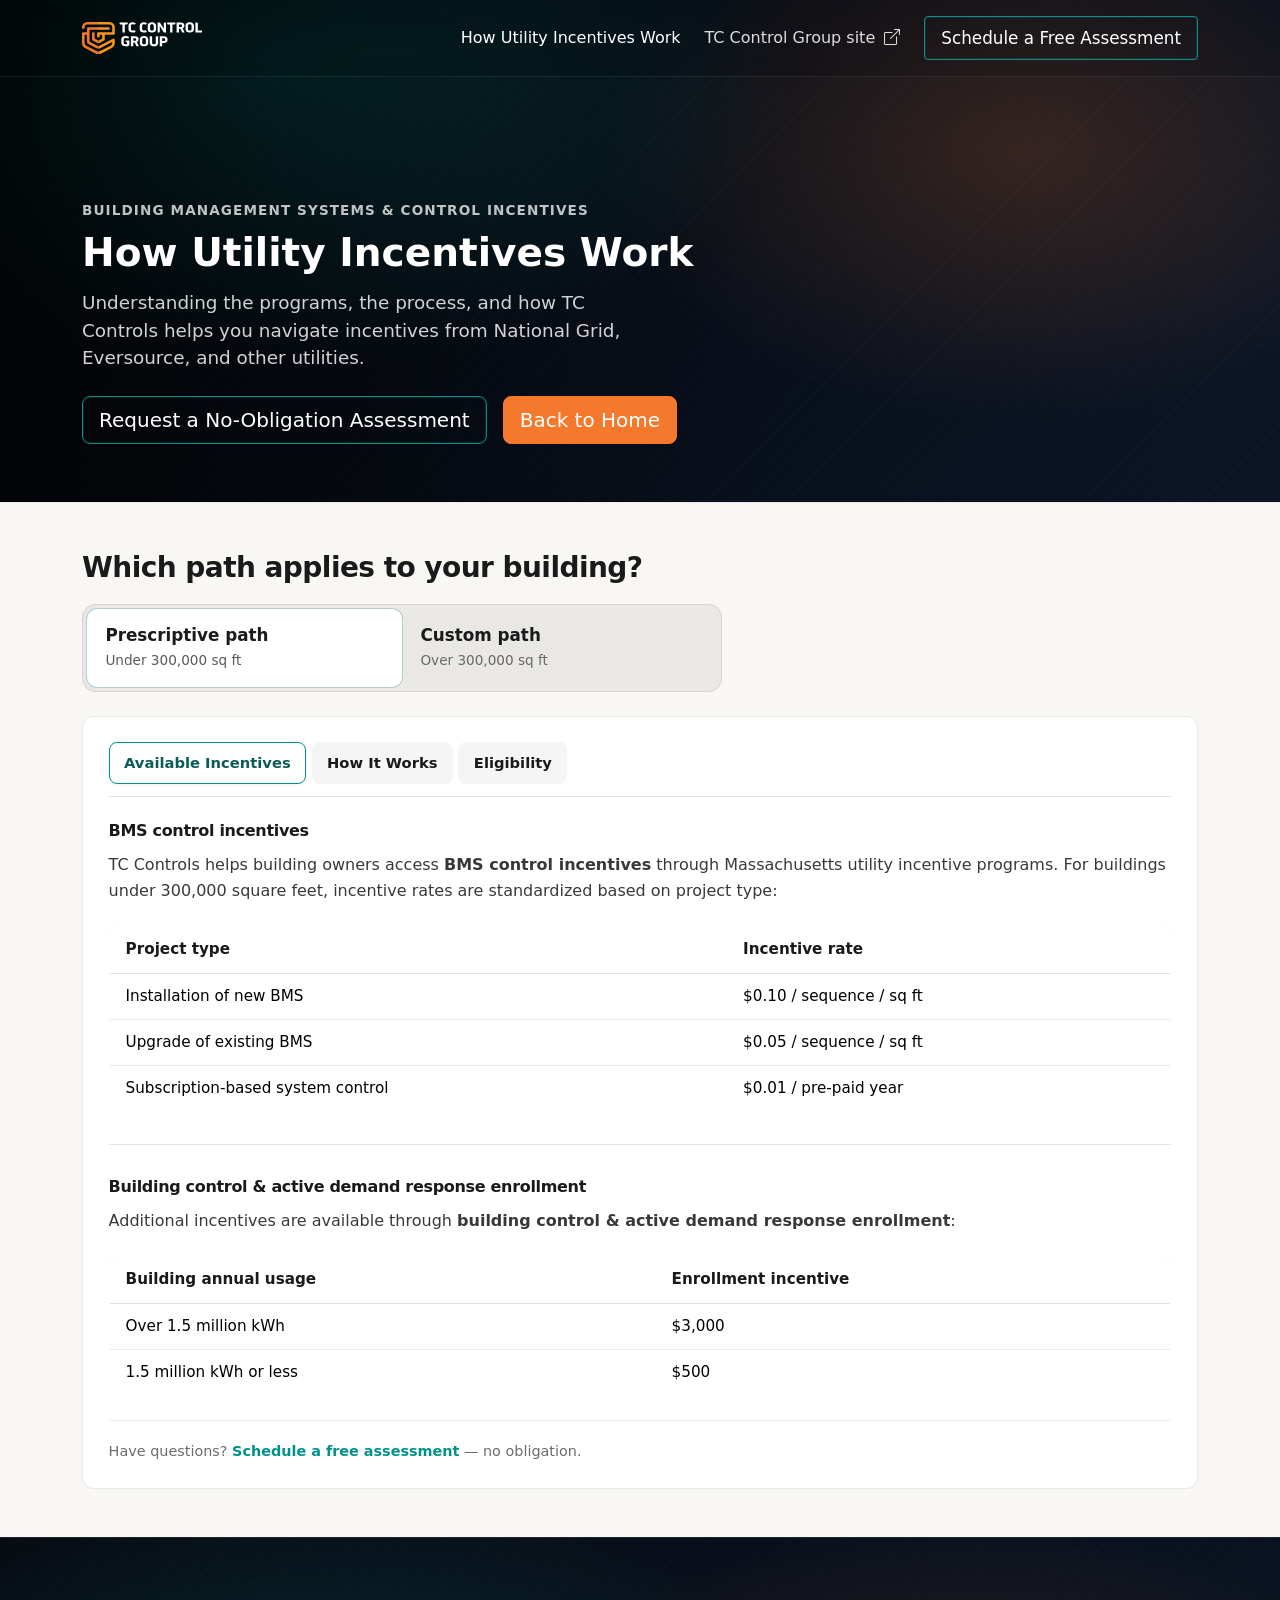
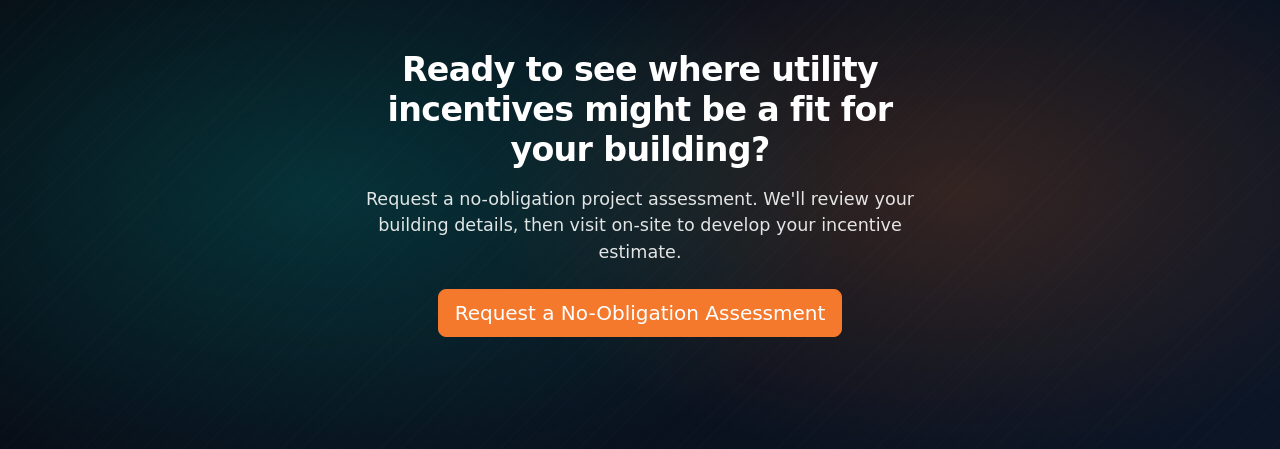
<file: how-utility-incentives-work/index.html>
<!doctype html>
<html lang="en">
<head>
  <meta charset="utf-8">
  <meta name="viewport" content="width=device-width, initial-scale=1">
  <meta name="robots" content="noindex, nofollow">
  <title>How Utility Incentives Work | TC Controls</title>

  <!-- Bootstrap CSS -->
  <link href="https://cdn.jsdelivr.net/npm/bootstrap@5.3.3/dist/css/bootstrap.min.css" rel="stylesheet">
  <!-- Bootstrap Icons -->
  <link href="https://cdn.jsdelivr.net/npm/bootstrap-icons@1.11.3/font/bootstrap-icons.min.css" rel="stylesheet">
  <link href="../css/styles.css" rel="stylesheet">

</head>
<body>

    <header class="site-hero">
        <nav class="navbar navbar-expand-lg navbar-dark navbar-overlay py-3">
          <div class="container">
            <a class="navbar-brand d-flex align-items-center gap-2" href="../index.html" aria-label="TC Controls — back to landing page home">
              <span class="brand-mark" aria-hidden="true">
                <svg xmlns="http://www.w3.org/2000/svg" viewBox="0 0 264.708 70.404" role="img" aria-label="TC Controls">
                  <g transform="translate(82.597 0.573)">
                    <g>
                      <g>
                        <g>
                          <path d="M459.9,7.663V5h18.069V7.663a1.708,1.708,0,0,1-1.708,1.708h-4.738V27.019h-5.214V9.371h-4.7A1.709,1.709,0,0,1,459.9,7.663Z" transform="translate(-459.9 -4.675)" fill="#fff"></path>
                          <path d="M575.146,10.832V18.28c0,2.234,1.62,3.238,3.887,3.238a9.345,9.345,0,0,0,3.132-.485,1.978,1.978,0,0,1,2.38.943l1,1.906c-1.846,1.392-3.693,1.976-6.963,1.976-4.955,0-8.678-2.428-8.678-7.286V10.509c0-4.565,3.919-7.319,8.646-7.319a11,11,0,0,1,7.189,2.1L584.607,7.3a1.945,1.945,0,0,1-2.4.871,8.662,8.662,0,0,0-3.271-.578C576.734,7.594,575.146,8.759,575.146,10.832Z" transform="translate(-550.144 -3.19)" fill="#fff"></path>
                        </g>
                        <g transform="translate(44.384)">
                          <path d="M712.276,10.832V18.28c0,2.234,1.62,3.238,3.887,3.238a9.345,9.345,0,0,0,3.132-.485,1.953,1.953,0,0,1,2.38.943l1,1.906c-1.846,1.392-3.693,1.976-6.963,1.976-4.955,0-8.678-2.428-8.678-7.286V10.509c0-4.565,3.919-7.319,8.646-7.319a11,11,0,0,1,7.189,2.1L721.737,7.3a1.945,1.945,0,0,1-2.4.871,8.662,8.662,0,0,0-3.271-.578C713.864,7.594,712.276,8.759,712.276,10.832Z" transform="translate(-707.03 -3.19)" fill="#fff"></path>
                          <path d="M823.749,10.412v8.161c0,4.793-3.723,7.286-8.971,7.286h-.485c-5.311,0-9-2.428-9-7.286V10.412c0-4.565,3.854-7.222,8.971-7.222h.517C819.8,3.19,823.749,5.911,823.749,10.412Zm-5.246.42c0-2.137-1.586-3.27-3.725-3.27h-.517c-2.17,0-3.725,1.166-3.725,3.238v7.416c0,2.3,1.424,3.3,3.757,3.3h.485c2.267,0,3.725-1.036,3.725-3.3Z" transform="translate(-787.643 -3.19)" fill="#fff"></path>
                          <path d="M942.17,4.992h2.865V27.011h-4.891l-8.711-14.054V25.051a1.961,1.961,0,0,1-1.961,1.961H926.64V4.992h4.89l8.678,14.183V6.951A1.961,1.961,0,0,1,942.17,4.99Z" transform="translate(-887.198 -4.667)" fill="#fff"></path>
                          <path d="M1043.67,7.41V5h18.069V7.412a1.961,1.961,0,0,1-1.961,1.961H1055.3V27.019h-5.214V9.371h-4.451A1.961,1.961,0,0,1,1043.67,7.41Z" transform="translate(-983.21 -4.675)" fill="#fff"></path>
                          <path d="M1172.158,17.953l4.468,9.068h-5.6l-3.693-7.9h-3.206v7.9h-5.246V5h9.488c4.533,0,7.545,1.911,7.545,6.347v1a5.461,5.461,0,0,1-3.757,5.6Zm-8.032-2.883h3.919c1.327,0,2.622-.713,2.622-2.2V11.541c0-1.457-1.133-2.17-2.654-2.17h-3.886v5.7Z" transform="translate(-1077.729 -4.675)" fill="#fff"></path>
                          <path d="M1286.969,10.412v8.161c0,4.793-3.725,7.286-8.971,7.286h-.487c-5.311,0-9-2.428-9-7.286V10.412c0-4.565,3.854-7.222,8.969-7.222H1278C1283.018,3.19,1286.969,5.911,1286.969,10.412Zm-5.246.42c0-2.137-1.586-3.27-3.723-3.27h-.519c-2.17,0-3.723,1.166-3.723,3.238v7.416c0,2.3,1.424,3.3,3.757,3.3H1278c2.266,0,3.723-1.036,3.723-3.3V10.832Z" transform="translate(-1167.669 -3.19)" fill="#fff"></path>
                          <path d="M1395.114,6.959V22.68H1403a1.961,1.961,0,0,1,1.961,1.961v2.38h-15.09V5h3.285a1.961,1.961,0,0,1,1.961,1.961Z" transform="translate(-1267.233 -4.675)" fill="#fff"></path>
                        </g>
                      </g>
                      <g transform="translate(3.91 30.313)">
                        <path d="M491.32,181.622h8.1v10.427a14.382,14.382,0,0,1-8.452,2.59c-5.246,0-9.294-2.331-9.294-7.286v-8.064c0-4.761,4.177-7.319,9.391-7.319a14.054,14.054,0,0,1,7.61,2.073l-.941,2a1.965,1.965,0,0,1-2.509.982,10.063,10.063,0,0,0-3.9-.686c-2.461,0-4.4,1.133-4.4,3.335V187c0,2.4,1.782,3.3,4.048,3.3a8.151,8.151,0,0,0,3.206-.517v-4.145h-.889a1.961,1.961,0,0,1-1.961-1.961V181.62Z" transform="translate(-481.67 -171.97)" fill="#fff"></path>
                        <path d="M612.318,186.733l4.468,9.068h-5.6l-3.693-7.9h-3.206v7.9H599.04V173.78h9.488c4.533,0,7.545,1.911,7.545,6.347v1a5.459,5.459,0,0,1-3.757,5.6Zm-8.032-2.883H608.2c1.327,0,2.622-.713,2.622-2.2v-1.327c0-1.457-1.133-2.17-2.656-2.17h-3.887v5.7Z" transform="translate(-577.961 -173.455)" fill="#fff"></path>
                        <path d="M727.129,179.192v8.161c0,4.793-3.725,7.286-8.971,7.286h-.487c-5.311,0-9-2.428-9-7.286v-8.161c0-4.565,3.854-7.222,8.969-7.222h.519C723.178,171.97,727.129,174.691,727.129,179.192Zm-5.246.42c0-2.137-1.586-3.27-3.723-3.27h-.519c-2.17,0-3.723,1.166-3.723,3.238V187c0,2.3,1.424,3.3,3.757,3.3h.487c2.267,0,3.723-1.036,3.723-3.3v-7.383Z" transform="translate(-667.901 -171.97)" fill="#fff"></path>
                        <path d="M845.17,173.78h3.285v14.831c0,5.02-4.177,7.513-9.163,7.513s-9.262-2.46-9.262-7.513V173.78h3.285a1.961,1.961,0,0,1,1.961,1.961v12.611c0,2.364,1.879,3.432,3.984,3.432s3.951-1.1,3.951-3.432V175.741a1.961,1.961,0,0,1,1.961-1.961Z" transform="translate(-767.465 -173.455)" fill="#fff"></path>
                        <path d="M962.391,173.78c4.4,0,7.545,2.17,7.545,6.282v2.622c0,3.919-3.464,5.894-7.48,5.894h-4.21V195.8H953V173.78Zm2.3,6.9a2.42,2.42,0,0,0-2.622-2.525h-3.822v6.379h3.822a2.349,2.349,0,0,0,2.622-2.46v-1.392Z" transform="translate(-868.35 -173.455)" fill="#fff"></path>
                      </g>
                    </g>
                  </g>
                  <g>
                    <g transform="translate(33.274)">
                      <path d="M224.164,11.559V25.4a2.83,2.83,0,0,1-2.827,2.829l-18.382.007a.9.9,0,0,0-.9.9v9.282a2.831,2.831,0,0,1-1.525,2.511L189.383,46.71a2.822,2.822,0,0,1-1.3.318V40.9a.858.858,0,0,0,.4-.1l7.92-4.111V29.131a.9.9,0,0,0-.9-.9h-3.678a.9.9,0,0,0-.9.9v3.734a.9.9,0,0,1-.9.9h-3.863a.9.9,0,0,1-.9-.9V24.75a2.171,2.171,0,0,1,2.171-2.171l30.167-.013a.9.9,0,0,0,.9-.9V11.559a5.9,5.9,0,0,0-5.9-5.9H185.27V0H212.6A11.559,11.559,0,0,1,224.164,11.559Z" transform="translate(-185.27)" fill="#f8951d"></path>
                      <path d="M223.363,89a2.834,2.834,0,0,0-3.33-.539l-30.481,15.788a3.2,3.2,0,0,1-1.471.357v5.656a8.873,8.873,0,0,0,4.068-.986L218.14,95.815a.251.251,0,0,1,.366.223v1.4a7.126,7.126,0,0,1-3.653,6.212l-21.9,11.426a10.68,10.68,0,0,1-4.871,1.234v5.668a16.323,16.323,0,0,0,7.489-1.888l21.9-11.426a12.738,12.738,0,0,0,6.692-11.227V91.026a2.885,2.885,0,0,0-.8-2.028Zm-12.8-26.139H185.27v5.657H211.9a.9.9,0,0,0,.9-.9V65.092A2.233,2.233,0,0,0,210.563,62.86Z" transform="translate(-185.27 -51.57)" fill="#f8951d"></path>
                    </g>
                    <g>
                      <path d="M33.274,0V5.657H11.913a6.254,6.254,0,0,0-6.254,6.255v1.931a.9.9,0,0,1-.9.9H.9a.9.9,0,0,1-.9-.9V11.913A11.912,11.912,0,0,1,11.913,0Z" fill="#f4792d"></path>
                      <path d="M10.97,95.831V80.707a.9.9,0,0,0-.9-.9H6.555a.9.9,0,0,0-.9.9V97.619a7.113,7.113,0,0,0,3.649,6.205l21.724,11.246a10.667,10.667,0,0,0,5.052,1.236v5.668H36a16.321,16.321,0,0,1-7.581-1.888L6.69,108.841A12.738,12.738,0,0,1,0,97.619V76.98a2.828,2.828,0,0,1,2.829-2.829H10.97V65.689A2.828,2.828,0,0,1,13.8,62.86H33.274v5.657H17.525a.9.9,0,0,0-.9.9V93.239A2.739,2.739,0,0,0,18.1,95.667l16.519,8.587a3.214,3.214,0,0,0,1.464.352v5.656a8.856,8.856,0,0,1-4.064-.984L13.2,99.494a4.107,4.107,0,0,1-2.227-3.664Z" transform="translate(0 -51.57)" fill="#f4792d"></path>
                      <path d="M137.06,144.043v6.126a2.829,2.829,0,0,1-1.3-.318l-11.149-5.788a2.83,2.83,0,0,1-1.527-2.513V126.618a.9.9,0,0,1,.9-.9h3.863a.9.9,0,0,1,.9.9v12.671a.9.9,0,0,0,.483.8l7.435,3.86A.86.86,0,0,0,137.06,144.043Z" transform="translate(-100.975 -103.141)" fill="#f4792d"></path>
                    </g>
                  </g>
                </svg>
              </span>
            </a>
      
            <button class="navbar-toggler" type="button" data-bs-toggle="collapse" data-bs-target="#mainNav" aria-controls="mainNav" aria-expanded="false" aria-label="Toggle navigation">
              <span class="navbar-toggler-icon"></span>
            </button>
      
            <div class="collapse navbar-collapse" id="mainNav">
              <ul class="navbar-nav ms-auto align-items-lg-center gap-lg-2">
                <li class="nav-item">
                  <a class="nav-link active" href="index.html" aria-current="page">How Utility Incentives Work</a>
                </li>
                <li class="nav-item">
                  <a class="nav-link nav-link-external" href="https://www.tccontrols.com/" rel="noopener">TC Control Group site <i class="bi bi-box-arrow-up-right ms-1" aria-hidden="true"></i></a>
                </li>
                <li class="nav-item ms-lg-2">
                  <a class="btn btn-tc-primary btn-sm px-3" href="../free-assessment/">Schedule a Free Assessment</a>
                </li>
              </ul>
            </div>
          </div>
        </nav>
      
        <section class="hero-content hero-content--incentives">
          <div class="container">
            <div class="row">
              <div class="col-lg-8 hero-copy">
                <p class="hero-kicker">building management systems &amp; control incentives</p>
                <h1 class="hero-title mb-3">
                  <span class="hero-title-line is-visible">How Utility Incentives Work</span>
                </h1>
                <p class="hero-subtitle mb-4" style="font-size: 1.15rem; color: rgba(255,255,255,.82); max-width: 540px;">
                  Understanding the programs, the process, and how TC Controls helps you navigate incentives from National Grid, Eversource, and other utilities.
                </p>
                <div class="d-flex flex-column flex-sm-row gap-3">
                  <a class="btn btn-tc-primary btn-lg" href="../free-assessment/">Request a No-Obligation Assessment</a>
                  <a class="btn btn-outline-light btn-lg" href="../index.html">Back to Home</a>
                </div>
              </div>
            </div>
          </div>
        </section>
    </header>

    <main>
      <section class="incentive-path-module py-5" aria-labelledby="path-module-heading">
        <div class="container">
          <h2 id="path-module-heading" class="incentive-path-module-title">Which path applies to your building?</h2>

          <div class="path-toggle" role="group" aria-label="Choose prescriptive or custom incentive path">
            <div class="path-toggle-track">
              <button type="button" class="path-toggle-btn is-active" id="path-toggle-prescriptive" data-path="prescriptive" aria-pressed="true" aria-controls="path-panel-prescriptive">
                <span class="path-toggle-label">Prescriptive path</span>
                <span class="path-toggle-hint">Under 300,000 sq ft</span>
              </button>
              <button type="button" class="path-toggle-btn" id="path-toggle-custom" data-path="custom" aria-pressed="false" aria-controls="path-panel-custom">
                <span class="path-toggle-label">Custom path</span>
                <span class="path-toggle-hint">Over 300,000 sq ft</span>
              </button>
            </div>
          </div>

          <div class="path-panels mt-4">
            <div id="path-panel-prescriptive" class="path-panel path-panel--prescriptive" role="region" aria-labelledby="path-toggle-prescriptive" tabindex="-1">
              <div class="prescriptive-tabs" data-path-section-tabs>
                <div class="prescriptive-tablist" role="tablist" aria-label="Prescriptive path topics">
                  <button type="button" class="prescriptive-tab is-active" role="tab" id="tab-incentives" aria-selected="true" aria-controls="panel-incentives" data-path-tab="incentives">Available Incentives</button>
                  <button type="button" class="prescriptive-tab" role="tab" id="tab-how" aria-selected="false" aria-controls="panel-how" data-path-tab="how" tabindex="-1">How It Works</button>
                  <button type="button" class="prescriptive-tab" role="tab" id="tab-eligibility" aria-selected="false" aria-controls="panel-eligibility" data-path-tab="eligibility" tabindex="-1">Eligibility</button>
                </div>

                <div id="panel-incentives" class="prescriptive-tabpanel" role="tabpanel" aria-labelledby="tab-incentives" data-path-panel="incentives">
                  <div class="prescriptive-block">
                    <h4 class="prescriptive-subheading">BMS control incentives</h4>
                    <p class="prescriptive-lead">TC Controls helps building owners access <strong>BMS control incentives</strong> through Massachusetts utility incentive programs. For buildings under 300,000 square feet, incentive rates are standardized based on project type:</p>
                    <div class="table-responsive">
                      <table class="prescriptive-table table">
                        <thead>
                          <tr>
                            <th scope="col">Project type</th>
                            <th scope="col">Incentive rate</th>
                          </tr>
                        </thead>
                        <tbody>
                          <tr>
                            <td>Installation of new BMS</td>
                            <td>$0.10 / sequence / sq ft</td>
                          </tr>
                          <tr>
                            <td>Upgrade of existing BMS</td>
                            <td>$0.05 / sequence / sq ft</td>
                          </tr>
                          <tr>
                            <td>Subscription-based system control</td>
                            <td>$0.01 / pre-paid year</td>
                          </tr>
                        </tbody>
                      </table>
                    </div>
                  </div>
                  <div class="prescriptive-block prescriptive-block--spaced">
                    <h4 class="prescriptive-subheading">Building control &amp; active demand response enrollment</h4>
                    <p class="prescriptive-lead">Additional incentives are available through <strong>building control &amp; active demand response enrollment</strong>:</p>
                    <div class="table-responsive">
                      <table class="prescriptive-table table">
                        <thead>
                          <tr>
                            <th scope="col">Building annual usage</th>
                            <th scope="col">Enrollment incentive</th>
                          </tr>
                        </thead>
                        <tbody>
                          <tr>
                            <td>Over 1.5 million kWh</td>
                            <td>$3,000</td>
                          </tr>
                          <tr>
                            <td>1.5 million kWh or less</td>
                            <td>$500</td>
                          </tr>
                        </tbody>
                      </table>
                    </div>
                  </div>
                  <p class="path-section-cta mb-0 mt-4">Have questions? <a href="../free-assessment/">Schedule a free assessment</a> — no obligation.</p>
                </div>

                <div id="panel-how" class="prescriptive-tabpanel" role="tabpanel" aria-labelledby="tab-how" data-path-panel="how" hidden>
                  <h3 class="prescriptive-section-title">How It Works</h3>
                  <p class="prescriptive-lead mb-4">TC Controls manages every step of the incentive process — you don’t need to contact the utility or navigate the paperwork yourself.</p>
                  <ol class="prescriptive-steps">
                    <li>
                      <span class="prescriptive-step-title">We evaluate your building and confirm eligibility.</span>
                      <p>We review your current controls, building size, and utility provider to determine which incentive programs apply.</p>
                    </li>
                    <li>
                      <span class="prescriptive-step-title">We handle the pre-approval process.</span>
                      <p>All building control systems require pre-approval from your utility provider before installation. We prepare and submit the application, the incentive calculations, and the proposed sequences of operation on your behalf. If your project is served by both a gas and electric provider, we coordinate submissions to both.</p>
                    </li>
                    <li>
                      <span class="prescriptive-step-title">We design, engineer, and install the upgrade.</span>
                      <p>Once pre-approval is issued, we handle the full project — from scope development through commissioning.</p>
                    </li>
                    <li>
                      <span class="prescriptive-step-title">We complete the post-installation documentation.</span>
                      <p>After installation, we submit all required final documentation to your utility provider, including post-installation signatures, final control drawings, sequences of operation, trend data reports, system screenshots, and the final invoice. We make sure nothing is missing or incomplete so your incentive isn’t delayed.</p>
                    </li>
                  </ol>
                  <p class="path-section-cta mb-0 mt-4">Want to walk through this with someone? <a href="../free-assessment/">Schedule a free assessment</a> — no obligation.</p>
                </div>

                <div id="panel-eligibility" class="prescriptive-tabpanel" role="tabpanel" aria-labelledby="tab-eligibility" data-path-panel="eligibility" hidden>
                  <h3 class="prescriptive-section-title">Eligibility</h3>
                  <p class="prescriptive-lead">To qualify under the prescriptive path, your project must meet the following criteria:</p>
                  <ul class="prescriptive-list">
                    <li>Building area under 300,000 square feet</li>
                    <li>Must be an existing customer of Berkshire Gas, Cape Light Compact, Eversource, Liberty Utilities, National Grid, or Unitil</li>
                    <li>All building control systems require pre-approval prior to implementation (some projects may require pre-inspection)</li>
                    <li>The BMS must include a central operator’s station with a central processing unit, PC (local or remote), and monitor — capable of monitoring all sensors and field devices in real time</li>
                    <li>Trend data and screenshots are required to verify that implemented sequences align with design expectations</li>
                  </ul>
                  <p class="prescriptive-negative-heading"><strong>Not eligible under this path:</strong></p>
                  <ul class="prescriptive-list">
                    <li>Buildings with significant process or lab loads (may be eligible under the <a href="#" class="path-jump-link" data-path-jump="custom">custom path</a>)</li>
                    <li>Standalone front-end upgrades or software-only updates</li>
                    <li>Buildings with new loads or significant changes in how the space is used</li>
                    <li>New construction, building additions, or buildings already in the National Grid New Construction &amp; Major Renovations program</li>
                    <li>Replacement of existing BMS less than 15 years old</li>
                    <li>Standalone control products for individual pieces of equipment</li>
                    <li>Systems that have already received a rebate within the last 5 years</li>
                  </ul>
                  <p class="path-section-cta mb-0 mt-4">Not sure if you qualify? <a href="../free-assessment/">Schedule a free assessment</a> — no obligation.</p>
                </div>
              </div>
            </div>
            <div id="path-panel-custom" class="path-panel path-panel--prescriptive" role="region" aria-labelledby="path-toggle-custom" tabindex="-1" hidden>
              <div class="prescriptive-tabs" data-path-section-tabs>
                <div class="prescriptive-tablist" role="tablist" aria-label="Custom path topics">
                  <button type="button" class="prescriptive-tab is-active" role="tab" id="tab-custom-incentives" aria-selected="true" aria-controls="panel-custom-incentives" data-path-tab="incentives">Available Incentives</button>
                  <button type="button" class="prescriptive-tab" role="tab" id="tab-custom-how" aria-selected="false" aria-controls="panel-custom-how" data-path-tab="how" tabindex="-1">How It Works</button>
                  <button type="button" class="prescriptive-tab" role="tab" id="tab-custom-eligibility" aria-selected="false" aria-controls="panel-custom-eligibility" data-path-tab="eligibility" tabindex="-1">Eligibility</button>
                </div>

                <div id="panel-custom-incentives" class="prescriptive-tabpanel" role="tabpanel" aria-labelledby="tab-custom-incentives" data-path-panel="incentives">
                  <h3 class="prescriptive-section-title">Available Incentives</h3>
                  <p class="prescriptive-lead">For larger buildings, incentive amounts are determined on a project-by-project basis through a custom energy analysis. Rather than fixed rates, your incentive is calculated based on the projected energy savings specific to your building — which means the incentive scales with the size and impact of your project.</p>
                  <p class="prescriptive-lead mb-0">Energy-efficiency equipment or projects not covered by standard prescriptive incentives may also be eligible under this path.</p>
                  <p class="path-section-cta mb-0 mt-4">Have questions? <a href="../free-assessment/">Schedule a free assessment</a> — no obligation.</p>
                </div>

                <div id="panel-custom-how" class="prescriptive-tabpanel" role="tabpanel" aria-labelledby="tab-custom-how" data-path-panel="how" hidden>
                  <h3 class="prescriptive-section-title">How It Works</h3>
                  <p class="prescriptive-lead mb-4">TC Controls manages the entire custom incentive process end-to-end — from the initial energy assessment through project completion.</p>
                  <ol class="prescriptive-steps">
                    <li>
                      <span class="prescriptive-step-title">We start with a building energy assessment.</span>
                      <p>We evaluate your current systems and identify energy-saving opportunities, including estimated costs to implement.</p>
                    </li>
                    <li>
                      <span class="prescriptive-step-title">We work with your utility provider to determine the best opportunities.</span>
                      <p>We coordinate directly with your electric and/or natural gas provider to prioritize the most impactful savings measures for your building.</p>
                    </li>
                    <li>
                      <span class="prescriptive-step-title">We handle the project design and development.</span>
                      <p>Once the opportunity is defined, we pursue the full engineering and design scope.</p>
                    </li>
                    <li>
                      <span class="prescriptive-step-title">We prepare and submit all required documentation.</span>
                      <p>This includes the custom project application, itemized project proposal (material and labor), product specifications, photos and trend data of existing conditions, and energy savings calculations. We submit everything to your utility provider on your behalf.</p>
                    </li>
                    <li>
                      <span class="prescriptive-step-title">Your utility provider reviews the project.</span>
                      <p>They conduct a technical review to confirm that energy saving benefits exceed the costs. This typically takes around 40 days, though timelines can vary.</p>
                    </li>
                    <li>
                      <span class="prescriptive-step-title">You receive a custom incentive offer.</span>
                      <p>After a successful review, your utility provider issues an incentive offer specific to your project.</p>
                    </li>
                    <li>
                      <span class="prescriptive-step-title">We complete the project.</span>
                      <p>We execute the installation and commissioning in accordance with the terms of your incentive offer.</p>
                    </li>
                  </ol>
                  <p class="path-section-cta mb-0 mt-4">Want to walk through this with someone? <a href="../free-assessment/">Schedule a free assessment</a> — no obligation.</p>
                </div>

                <div id="panel-custom-eligibility" class="prescriptive-tabpanel" role="tabpanel" aria-labelledby="tab-custom-eligibility" data-path-panel="eligibility" hidden>
                  <h3 class="prescriptive-section-title">Eligibility</h3>
                  <ul class="prescriptive-list">
                    <li>Must be an existing customer of Berkshire Gas, Cape Light Compact, Eversource, Liberty Utilities, National Grid, or Unitil.</li>
                    <li>All applications require documented proposed cost, projected electricity and/or natural gas savings, and related non-energy savings.</li>
                    <li>For projects involving new construction, major renovations, or replacement with higher-efficiency equipment, contact us to discuss your options.</li>
                  </ul>
                  <p class="prescriptive-negative-heading mb-2"><strong>BMS-specific measures eligible under this path include:</strong></p>
                  <ul class="prescriptive-list">
                    <li>Building Management Systems (BMS) for lab or process spaces</li>
                    <li>Adding heat recovery</li>
                    <li>Adding combustion controls</li>
                  </ul>
                  <p class="prescriptive-aside-note mb-4">For non-BMS energy efficiency measures that may also qualify for custom incentives, visit <a href="https://www.masssave.com/en/business/rebates-offers-services/custom-incentives-and-technical-support/custom-incentives" target="_blank" rel="noopener noreferrer">Mass Save — Custom Incentives</a>.</p>
                  <aside class="prescriptive-callout">
                    <i class="bi bi-file-earmark-text prescriptive-callout-icon" aria-hidden="true"></i>
                    <div>
                      <p class="mb-0"><strong>Want to see the raw program documentation?</strong> The official custom project forms and savings calculators are on <a href="https://www.masssave.com/en/business/rebates-offers-services/custom-incentives-and-technical-support/custom-incentives" target="_blank" rel="noopener noreferrer">Mass Save — Custom Incentives</a>. Fair warning — they’re complex. That’s exactly why we handle this part for you.</p>
                    </div>
                  </aside>
                  <p class="path-section-cta mb-0 mt-4">Not sure if you qualify? <a href="../free-assessment/">Schedule a free assessment</a> — no obligation.</p>
                </div>
              </div>
            </div>
          </div>
        </div>
      </section>
    </main>

    <section class="cta-section">
      <div class="container">
        <div class="cta-content text-center mx-auto">
          <h2 class="cta-title mb-3">Ready to see where utility incentives might be a fit for your building?</h2>
          <p class="cta-subtitle mb-4">Request a no-obligation project assessment. We'll review your building details, then visit on-site to develop your incentive estimate.</p>
          <a href="../free-assessment/" class="btn btn-outline-light btn-lg">Request a No-Obligation Assessment</a>
        </div>
      </div>
    </section>

  <script src="https://cdn.jsdelivr.net/npm/bootstrap@5.3.3/dist/js/bootstrap.bundle.min.js"></script>
  <script src="../js/main.js"></script>
  <script src="../js/section2-particles.js"></script>
  <script src="how-utility-incentives-work.js"></script>
</body>
</html>
</file>
<file: css/styles.css>
:root{
  --tc-teal: #00918A;
  --tc-orange-left: #f4792d;
  --tc-orange-right: #f8951d;
  --hero-bg-1: #070b12;
  --hero-bg-2: #0b1526;
}

html, body { height: 100%; }
body{
  margin: 0;
  overflow-x: hidden;
  font-family: system-ui, -apple-system, Segoe UI, Roboto, Helvetica, Arial, "Apple Color Emoji", "Segoe UI Emoji";
  background: #0b1020;
}

.site-hero{
  position: relative;
  z-index: 2;
  overflow: hidden;
  color: #fff;
  background:
    radial-gradient(900px 500px at 20% 15%, rgba(0,145,138,.35), transparent 60%),
    radial-gradient(700px 450px at 80% 30%, rgba(244,121,45,.20), transparent 60%),
    linear-gradient(135deg, var(--hero-bg-1), var(--hero-bg-2));
}

.site-hero::before{
  content: "";
  position: absolute;
  inset: 0;
  background:
    linear-gradient(transparent 0 0),
    repeating-linear-gradient(
      135deg,
      rgba(255,255,255,.06) 0px,
      rgba(255,255,255,.06) 1px,
      transparent 1px,
      transparent 14px
    );
  opacity: .30;
  pointer-events: none;
}

.site-hero::after{
  content: "";
  position: absolute;
  inset: 0;
  background: linear-gradient(to right, rgba(0,0,0,.75), rgba(0,0,0,.10) 60%, rgba(0,0,0,.00));
  pointer-events: none;
}

.navbar-overlay,
.hero-content,
.proof-strip{
  position: relative;
  z-index: 1;
}

.navbar-overlay{
  background: rgba(0,0,0,.10);
  border-bottom: 1px solid rgba(255,255,255,.08);
  backdrop-filter: blur(10px);
}

.navbar .nav-link{
  color: rgba(255,255,255,.85);
}

.navbar .nav-link:hover{
  color: #fff;
}

@media (min-width: 992px){
  .navbar-nav .btn-tc-primary.btn-sm{
    padding: 0.55rem 1.4rem;
    font-size: 1.05rem;
    line-height: 1.45;
  }
}

.brand-mark svg{
  height: 32px;
  width: auto;
  display: block;
}

.btn-tc-primary{
  background: transparent;
  border: 1px solid var(--tc-teal);
  color: #fff;
  box-shadow: inset 0 0 0 1px rgba(255,255,255,.08);
}

.btn-tc-primary:hover{
  background: rgba(0,145,138,.12);
  border-color: var(--tc-teal);
  color: #fff;
}

.btn-outline-light{
  background: var(--tc-orange-left);
  border-color: var(--tc-orange-left);
  color: #fff;
}

.btn-outline-light:hover{
  background: #de6d27;
  border-color: #de6d27;
  color: #fff;
}

.btn-process-outline{
  background: transparent;
  border: 2px solid rgba(255,255,255,.7);
  color: #fff;
}

.btn-process-outline:hover{
  background: rgba(255,255,255,.1);
  border-color: #fff;
  color: #fff;
}

.btn-tc-filled{
  background: var(--tc-teal);
  border: 1px solid var(--tc-teal);
  color: #fff;
}

.btn-tc-filled:hover{
  background: #007a74;
  border-color: #007a74;
  color: #fff;
}

.hero-content{
  padding: clamp(6rem, 9.6vw, 8.4rem) 0 clamp(3rem, 4.8vw, 3.6rem);
}

/* Landing hero: same .container max-widths as Bootstrap (aligns with how-utility-incentives-work hero) */
@media (min-width: 576px){
  .hero-content--landing > .container{
    max-width: 540px;
  }
}
@media (min-width: 768px){
  .hero-content--landing > .container{
    max-width: 720px;
  }
}
@media (min-width: 992px){
  .hero-content--landing > .container{
    max-width: 960px;
  }
}
@media (min-width: 1200px){
  .hero-content--landing > .container{
    max-width: 1140px;
  }
}
@media (min-width: 1400px){
  .hero-content--landing > .container{
    max-width: 1320px;
  }
}

/* Landing page only: tighter hero bottom + row nudge for PNG alignment */
@media (min-width: 992px){
  .hero-content--landing{
    padding-bottom: 0;
  }

  .hero-content--landing .hero-content-row{
    margin-bottom: -20px;
  }

  /* Copy / visual split: 40% / 60% */
  .hero-content--landing .hero-content-row .hero-copy{
    flex: 0 0 40%;
    width: 40%;
    max-width: 40%;
  }

  .hero-content--landing .hero-content-row .hero-visual-col{
    flex: 0 0 60%;
    width: 60%;
    max-width: 60%;
  }
}

.hero-copy{
  position: relative;
  z-index: 3;
}

.hero-content--landing .hero-copy{
  transform: translateY(-40px);
}

/* Hero CTAs: a bit larger than default .btn; labels stay on one line from sm up */
.hero-content--landing .hero-cta-row .btn{
  padding: 0.55rem 1.25rem;
  font-size: 1.0625rem;
  line-height: 1.5;
}

@media (min-width: 576px){
  .hero-content--landing .hero-cta-row{
    flex-wrap: nowrap;
    align-items: center;
  }

  .hero-content--landing .hero-cta-row .btn{
    white-space: nowrap;
  }
}

/* Slightly more space between headline (incl. "TC Helps You Take Control") and CTA row */
.hero-content--landing .hero-copy .hero-title{
  margin-bottom: 2.35rem !important;
}
@media (min-width: 576px){
  .hero-content--landing .hero-copy .hero-title{
    margin-bottom: 3.4rem !important;
  }
}

.hero-visual{
  position: relative;
  min-height: 624px;
}

.hero-artboard{
  position: absolute;
  right: 50px;
  bottom: 0px;
  width: min(100%, 828px);
  aspect-ratio: 1536 / 1152;
  z-index: 2;
  overflow: visible;
}

.hero-building,
.particle-scene{
  position: absolute;
  top: 0;
  left: 60px;
  width: 100%;
  height: 100%;
}

/* Same inner offset as .hero-building so SVG circuits align with the PNG */
.particle-scene .circuit-traces,
.particle-scene .circuit-glow,
.particle-scene .hero-target-logo{
  position: absolute;
  top: 0;
  left: 60px;
  width: 100%;
  height: 100%;
}

.hero-building{
  z-index: 2;
  pointer-events: none;
  object-fit: contain;
  object-position: bottom center;
  filter: drop-shadow(0 18px 40px rgba(0,0,0,.28));
  /* Soft fade on left + right edges */
  -webkit-mask-image: linear-gradient(
    to right,
    transparent 0%,
    black 14%,
    black 86%,
    transparent 100%
  );
  mask-image: linear-gradient(
    to right,
    transparent 0%,
    black 30%,
    black 60%,
    transparent 100%
  );
  -webkit-mask-size: 100% 100%;
  mask-size: 100% 100%;
  -webkit-mask-repeat: no-repeat;
  mask-repeat: no-repeat;
}

.particle-scene{
  overflow: visible;
  pointer-events: none;
  z-index: 4;
}

.particle-node{
  position: absolute;
  width: 6.4px;
  height: 6.4px;
  border-radius: 50%;
  transform: translate(-50%, -50%);
  opacity: .9;
  box-shadow: 0 0 10px currentColor;
  will-change: left, top, opacity, background-color, transform;
  z-index: 5;
  transition: opacity 0.55s ease;
}

.particle-node.is-large{
  width: 7.6px;
  height: 7.6px;
}

.particle-node.is-roamer{
  width: 9px;
  height: 9px;
  box-shadow: 0 0 14px currentColor;
  opacity: .85;
}

.particle-node.is-overlay{
  z-index: 10;
}

.circuit-traces,
.circuit-glow{
  opacity: 0;
  transition: opacity 1.1s ease;
  pointer-events: none;
  z-index: 3;
  transform: translateY(25px);
}

.circuit-traces svg,
.circuit-glow svg,
.hero-target-logo svg{
  width: 100%;
  height: 100%;
}

.circuit-glow{
  filter: blur(14px);
}

.circuit-traces .trace-outline--rail{
  stroke-dasharray: 22 26;
}

.hero-artboard.is-formed .circuit-traces .trace-outline--rail{
  animation: traceRace 14s linear infinite;
}

.hero-artboard.is-formed .circuit-traces .trace-outline--rail-b{
  animation-delay: -7s;
}

@media (prefers-reduced-motion: reduce){
  .hero-artboard.is-formed .circuit-traces .trace-outline--rail{
    animation: none;
  }
}

.hero-artboard.is-formed .circuit-traces{
  opacity: .32;
}

.hero-artboard.is-formed .circuit-glow{
  opacity: .32;
  filter: blur(22px) drop-shadow(0 0 18px rgba(244,121,45,0.55)) drop-shadow(0 0 36px rgba(248,149,29,0.35));
}

.hero-target-logo{
  opacity: 0;
  pointer-events: none;
  z-index: 1;
  /* Same vertical offset as .circuit-traces / .circuit-glow so #targetPaths match visible tracers */
  transform: translateY(25px);
}

@keyframes traceRace{
  from { stroke-dashoffset: 0; }
  to { stroke-dashoffset: -220; }
}

.hero-kicker{
  font-size: 0.85rem;
  font-weight: 600;
  letter-spacing: 0.08em;
  text-transform: uppercase;
  color: rgba(255,255,255,.75);
  margin-bottom: 0.75rem;
}

.hero-title{
  font-weight: 800;
  line-height: 1.05;
  font-size: clamp(1.85rem, 3.05vw, 2.8rem);
}

.hero-title-line{
  display: inline;
  opacity: 0;
  transform: translateX(-28px);
  transition: opacity 0.6s ease, transform 0.6s ease;
}

.hero-title-line.is-visible{
  opacity: 1;
  transform: translateX(0);
}

.hero-title-sub{
  font-weight: 700;
  color: var(--tc-orange-left);
}

.proof-strip{
  padding: 1.1rem 0 1.6rem;
  border-top: 1px solid rgba(255,255,255,.08);
  background: rgba(0,0,0,.18);
  backdrop-filter: blur(8px);
}

/* Mobile / tablet: less air between hero CTAs ("See how it works") and proof strip */
@media (max-width: 991.98px){
  .hero-content--landing{
    padding-bottom: clamp(0.65rem, 2.2vw, 1.1rem);
  }

  .proof-strip{
    padding-top: 0.45rem;
  }
}

.proof-item{
  display: flex;
  gap: .8rem;
  align-items: flex-start;
  padding: .9rem 1rem;
  border: 1px solid rgba(255,255,255,.10);
  border-radius: 16px;
  background: rgba(255,255,255,.04);
}

.proof-item i{
  font-size: 1.2rem;
  line-height: 1;
  color: rgba(255,255,255,.9);
  margin-top: .15rem;
}

.proof-title{
  font-weight: 700;
  line-height: 1.1;
}

.proof-sub{
  font-size: .95rem;
  color: rgba(255,255,255,.72);
  margin-top: .15rem;
}

/* ── Sticky scroll section (building left, text panels right) ── */
/* Desktop text panels: sized for ~1440×900 and similar; short windows use more of dvh
   so headlines aren’t clipped (avoid clamp min 18rem when 46vh is smaller). */

.sticky-scroll-section{
  position: relative;
  z-index: 1;
  overflow-x: clip;
  background:
    radial-gradient(800px 440px at 22% 40%, rgba(0,145,138,.06), transparent 60%),
    radial-gradient(700px 420px at 76% 30%, rgba(244,121,45,.05), transparent 60%),
    #f8f7f4;
  border-top: 1px solid rgba(0,0,0,.06);
}

@media (min-width: 992px){
  .sticky-scroll-section{
    overflow-x: visible;
    min-height: 220vh;
    display: flex;
    flex-direction: column;
  }

  .sticky-scroll-visual{
    position: sticky;
    top: 0;
    align-self: flex-start;
    min-height: 100vh;
    min-height: 100dvh;
    display: flex;
    align-items: flex-end;
    justify-content: flex-start;
    will-change: transform;
  }

  .sticky-text-viewport-wrap{
    position: sticky;
    top: 0;
    align-self: flex-start;
    height: 100vh;
    height: 100dvh;
    display: flex;
    align-items: center;
  }

  .sticky-text-viewport{
    /* Cap at 32rem; on short viewports use up to 85vh so content fits (pairs with JS slide distance). */
    height: min(32rem, 85vh);
    height: min(32rem, 85dvh);
    overflow: hidden;
    width: 100%;
    position: relative;
  }

  .sticky-text-track{
    will-change: transform;
  }

  .sticky-text-track .sticky-copy-block{
    box-sizing: border-box;
    height: min(32rem, 85vh);
    height: min(32rem, 85dvh);
    min-height: 0;
    display: flex;
    flex-direction: column;
    justify-content: center;
    margin-top: 0;
    padding: 0.75rem 0 1rem;
  }

  @supports (justify-content: safe center){
    .sticky-text-track .sticky-copy-block{
      justify-content: safe center;
    }
  }
}

.sticky-scroll-inner{
  padding-top: 0;
  padding-bottom: 0;
}

@media (min-width: 992px){
  .sticky-scroll-inner{
    padding-bottom: 0;
    flex: 1 1 auto;
    display: flex;
    flex-direction: column;
  }

  .sticky-scroll-inner > .row{
    flex: 1 1 auto;
  }
}

@media (max-width: 991.98px){
  .sticky-scroll-visual{
    display: flex;
    align-items: center;
    justify-content: center;
  }

  .sticky-copy-block + .sticky-copy-block{
    margin-top: clamp(2rem, 4vw, 3rem);
  }
}

.sticky-scroll-section::before{
  content: "";
  position: absolute;
  inset: 0;
  background:
    repeating-linear-gradient(
      135deg,
      rgba(0,0,0,.02) 0px,
      rgba(0,0,0,.02) 1px,
      transparent 1px,
      transparent 14px
    );
  opacity: .6;
  pointer-events: none;
}

.sticky-text-col{
  display: flex;
  flex-direction: column;
  gap: 0;
}

.sticky-copy-block{
  max-width: 36rem;
}

.sticky-copy-block h2{
  color: #1a1a1a;
  font-weight: 800;
  line-height: 1.15;
  font-size: clamp(1.6rem, 2.5vw, 2.2rem);
  letter-spacing: -0.02em;
}

.sticky-copy-block p{
  color: rgba(0,0,0,.70);
  font-size: 1.05rem;
}

/* Sticky panels 2 & 3: ~15% larger type than base .sticky-copy-block */
#panel2 h2,
#panel3 h2{
  font-size: clamp(1.84rem, 2.875vw, 2.53rem);
}

#panel2 p,
#panel3 p{
  font-size: 1.2075rem;
}

#panel2 .pain-list li,
#panel2 .pain-list i{
  font-size: 1.2075rem;
}

#panel2 .scroll-prompt{
  font-size: 1.0925rem;
}

#panel2 .scroll-prompt-arrow{
  font-size: 1.61rem;
}

/* Section 2 / panel 3 — “Learn more” CTA: larger, orange outline + text (matches scroll-prompt / TC orange) */
#panel3 .panel3-cta-btn{
  background: transparent;
  border: 2px solid var(--tc-orange-left);
  color: var(--tc-orange-left);
  font-weight: 700;
  font-size: 1.4375rem;
  padding-left: 1.35rem;
  padding-right: 1.35rem;
  box-shadow: none;
}

#panel3 .panel3-cta-btn:hover,
#panel3 .panel3-cta-btn:focus-visible{
  background: rgba(244,121,45,.1);
  border-color: var(--tc-orange-left);
  color: var(--tc-orange-left);
}

.scroll-prompt{
  display: flex;
  flex-direction: column;
  align-items: left;
  gap: 0.35rem;
  color: rgba(0,0,0,.55);
  font-size: 0.95rem;
  font-weight: 800;
}

.scroll-prompt-arrow{
  font-size: 1.4rem;
  animation: scroll-bounce 1.8s ease-in-out infinite;
}

@keyframes scroll-bounce{
  0%, 100%{ transform: translateY(0); }
  50%{ transform: translateY(6px); }
}

.pain-list li{
  color: rgba(0,0,0,.75);
}

.pain-list i{
  color: var(--tc-orange-left);
}

.pain-list{
  list-style: none;
  padding: 0;
  margin: 1.25rem 0 0;
  display: grid;
  gap: .75rem;
}

.pain-list li{
  display: flex;
  gap: .75rem;
  align-items: flex-start;
  font-size: 1.05rem;
}

.pain-list i{
  margin-top: .15rem;
  font-size: 1.05rem;
  flex: 0 0 auto;
}

.feature-graphic{
  position: relative;
  margin: 0 auto;
  max-width: 480px;
  min-height: 320px;
}

@media (max-width: 991.98px){
  .sticky-scroll-section .feature-graphic{
    margin-top: clamp(1.25rem, 3.5vh, 2.5rem);
  }
}

@media (min-width: 992px){
  .feature-graphic-col{
    align-self: stretch;
    overflow: visible;
  }

  /* Building stays inside the left column (no bleed). Do not use overflow:hidden here — it breaks
     position:sticky on .sticky-scroll-visual, so the graphic would scroll away instead of staying pinned. */
  .feature-graphic-col--contained{
    min-width: 0;
  }

  .feature-graphic.feature-graphic--contained{
    width: 100%;
    max-width: 100%;
    min-height: 540px;
    margin: 0;
  }

  .feature-graphic--contained .feature-graphic-img{
    width: 100%;
    max-width: 100%;
    height: auto;
    object-fit: contain;
    object-position: bottom center;
    margin: 0;
    display: block;
    transform: scale(1.71) translateX(-10%);
    transform-origin: bottom center;
    will-change: filter, transform;
  }

  .feature-graphic.feature-graphic--bleed-left{
    max-width: none;
    width: min(265%, 1460px);
    min-height: 540px;
    margin-top: 0;
    margin-left: max(-68vw, -60rem);
    margin-right: auto;
  }

  .feature-graphic--bleed-left .feature-graphic-img{
    width: 100%;
    max-width: none;
    height: auto;
    object-fit: contain;
    object-position: 65% center;
    margin: 0;
    display: block;
  }
}

.feature-graphic-img{
  position: relative;
  width: 100%;
  max-width: 480px;
  height: auto;
  object-fit: contain;
  object-position: center;
  display: block;
  margin: 0 auto;
  will-change: filter;
}

.process-section{
  position: relative;
  color: #fff;
  padding-top: clamp(3.25rem, 7vw, 5.5rem);
  padding-bottom: clamp(3.25rem, 7vw, 5.5rem);
  background:
    radial-gradient(920px 520px at 16% 22%, rgba(0,145,138,.24), transparent 62%),
    radial-gradient(760px 440px at 86% 30%, rgba(244,121,45,.16), transparent 64%),
    linear-gradient(135deg, #070b12, #0b1526);
  border-top: 1px solid rgba(255,255,255,.08);
}

.process-section::before{
  content: "";
  position: absolute;
  inset: 0;
  background: repeating-linear-gradient(
    135deg,
    rgba(255,255,255,.05) 0px,
    rgba(255,255,255,.05) 1px,
    transparent 1px,
    transparent 14px
  );
  opacity: .3;
  pointer-events: none;
}

.process-section .container{
  position: relative;
  z-index: 1;
}

.process-intro{
  max-width: 860px;
}

.process-title{
  font-weight: 800;
  line-height: 1.1;
  font-size: clamp(1.9rem, 3.1vw, 2.7rem);
  letter-spacing: -0.02em;
}

.process-subtitle{
  color: rgba(255,255,255,.82);
  font-size: clamp(1rem, 1.7vw, 1.15rem);
}

.process-flow{
  list-style: none;
  margin: 0;
  padding: 0;
  display: grid;
  grid-template-columns: repeat(6, minmax(0, 1fr));
  gap: 1rem;
}

.process-step{
  position: relative;
  text-align: center;
  display: flex;
  flex-direction: column;
  min-height: 0;
}

.process-step-box{
  flex: 1 1 auto;
  display: flex;
  flex-direction: column;
  align-items: center;
  min-height: 100%;
  padding: 1rem 0.75rem 1.1rem;
  border-radius: 12px;
  background: rgba(255,255,255,.04);
  border: 1px solid rgba(255,255,255,.08);
  transition: background 0.25s ease, border-color 0.25s ease;
  cursor: pointer;
}

.process-step-box:hover{
  background: rgba(255,255,255,.08);
  border-color: rgba(244,121,45,.35);
}

.process-step-desc{
  margin: 0.75rem 0 0;
  padding: 0;
  font-size: 0.88rem;
  line-height: 1.4;
  color: rgba(255,255,255,.72);
  max-height: 0;
  opacity: 0;
  overflow: hidden;
  transition: max-height 0.35s ease, opacity 0.3s ease, margin 0.3s ease;
}

.process-step-box:hover .process-step-desc{
  max-height: 320px;
  opacity: 1;
}

.process-step::after{
  content: "";
  position: absolute;
  top: 32px;
  left: calc(50% + 28px);
  width: calc(100% - 56px);
  height: 1px;
  background: linear-gradient(to right, rgba(244,121,45,.55), rgba(248,149,29,.3));
}

.process-step:last-child::after{
  display: none;
}

.process-step-number{
  width: 32px;
  height: 32px;
  margin: 0 auto 0.85rem;
  border-radius: 50%;
  display: grid;
  place-items: center;
  font-size: 0.88rem;
  font-weight: 700;
  color: #fff;
  border: 1px solid rgba(244,121,45,.75);
  background: rgba(244,121,45,.18);
  box-shadow: 0 0 0 1px rgba(255,255,255,.05) inset;
}

.process-step-number i{
  font-size: 0.95rem;
  line-height: 1;
}

.process-step-label{
  display: flex;
  align-items: center;
  justify-content: center;
  flex: 1 1 auto;
  width: 100%;
  min-height: 4.5em;
  color: rgba(255,255,255,.88);
  font-size: 0.98rem;
  line-height: 1.35;
}

@media (max-width: 991.98px){
  .process-flow{
    grid-template-columns: 1fr;
    gap: 1.1rem;
  }

  .process-step{
    text-align: left;
  }

  .process-step-box{
    display: grid;
    grid-template-columns: 32px 1fr;
    align-items: start;
    column-gap: 0.8rem;
  }

  .process-step-label{
    display: block;
    min-height: 0;
    flex: none;
    justify-content: flex-start;
    align-items: flex-start;
  }

  .process-step-box .process-step-desc{
    grid-column: 1 / -1;
  }

  .process-step-box .process-step-number{
    margin: 0;
  }

  .process-step::after{
    left: 16px;
    top: calc(100% + 0.35rem);
    width: 1px;
    height: 0.9rem;
    background: linear-gradient(to bottom, rgba(244,121,45,.55), rgba(248,149,29,.3));
  }

  .process-step-number{
    margin: 0;
  }
}

.quote-section{
  position: relative;
  padding: clamp(3.5rem, 7vw, 5rem) 0;
  background:
    radial-gradient(800px 440px at 22% 40%, rgba(0,145,138,.06), transparent 60%),
    radial-gradient(700px 420px at 76% 30%, rgba(244,121,45,.05), transparent 60%),
    #f8f7f4;
  border-top: 1px solid rgba(0,0,0,.06);
}

.quote-section .container{
  position: relative;
  z-index: 1;
}

.testimonial-quote{
  max-width: 720px;
  margin: 0 auto;
  padding: 2rem 2.5rem;
  border-left: 4px solid var(--tc-teal);
  background: rgba(255,255,255,.6);
  border-radius: 0 12px 12px 0;
  box-shadow: 0 2px 16px rgba(0,0,0,.04);
}

.quote-text{
  font-size: 1.25rem;
  line-height: 1.6;
  color: #1a1a1a;
  margin: 0 0 1.25rem;
  font-style: italic;
}

.quote-attribution{
  display: block;
}

.quote-name{
  font-style: normal;
  font-weight: 700;
  font-size: 1rem;
  color: #1a1a1a;
}

.quote-title{
  display: block;
  font-size: 0.9rem;
  color: rgba(0,0,0,.6);
  margin-top: 0.2rem;
}

.case-studies-section{
  position: relative;
  padding: clamp(4rem, 8vw, 6rem) 0;
  background:
    radial-gradient(800px 440px at 22% 40%, rgba(0,145,138,.06), transparent 60%),
    radial-gradient(700px 420px at 76% 30%, rgba(244,121,45,.05), transparent 60%),
    #f8f7f4;
  border-top: 1px solid rgba(0,0,0,.06);
}

.case-studies-section::before{
  content: "";
  position: absolute;
  inset: 0;
  background: repeating-linear-gradient(
    135deg,
    rgba(0,0,0,.02) 0px,
    rgba(0,0,0,.02) 1px,
    transparent 1px,
    transparent 14px
  );
  opacity: .6;
  pointer-events: none;
}

.case-studies-section .container{
  position: relative;
  z-index: 1;
}

.case-studies-intro{
  max-width: 40rem;
}

.case-studies-section-title{
  font-weight: 800;
  font-size: clamp(1.65rem, 2.6vw, 2.25rem);
  color: #1a1a1a;
  letter-spacing: -0.02em;
  line-height: 1.15;
}

.case-study-card{
  display: block;
  background: #fff;
  border-radius: 16px;
  overflow: hidden;
  box-shadow: 0 4px 24px rgba(0,0,0,.08);
  border: 1px solid rgba(0,0,0,.06);
  text-decoration: none;
  color: inherit;
  transition: box-shadow 0.3s ease;
}

.case-study-card:hover{
  box-shadow: 0 12px 40px rgba(0,0,0,.12);
}

.case-study-card-link{
  display: block;
  text-decoration: none;
  color: inherit;
}

.case-study-image{
  aspect-ratio: 4 / 3;
  overflow: hidden;
}

.case-study-image img{
  width: 100%;
  height: 100%;
  object-fit: cover;
  display: block;
}

/* Building illustrations (replace maps): show full art on white ground */
.case-study-image--illustration{
  background: #fff;
}

.case-study-image--illustration img{
  object-fit: contain;
  object-position: center center;
}

.case-study-content{
  padding: 0.875rem 1.5rem 1.75rem;
}

.case-study-title{
  font-size: 1.35rem;
  font-weight: 800;
  color: #1a1a1a;
  margin: 0 0 1.25rem;
  letter-spacing: -0.02em;
}

.case-study-facts{
  list-style: none;
  margin: 0 0 1.25rem;
  padding: 0;
}

.case-study-facts li{
  position: relative;
  padding-left: 1rem;
  margin-bottom: 0.85rem;
  border-left: 3px solid var(--tc-teal);
}

.case-study-facts li:last-child{
  margin-bottom: 0;
}

.case-study-fact-label{
  display: block;
  font-size: 0.7rem;
  font-weight: 700;
  text-transform: uppercase;
  letter-spacing: 0.06em;
  color: var(--tc-orange-left);
  margin-bottom: 0.2rem;
}

.case-study-fact-value{
  display: block;
  font-size: 0.95rem;
  color: #2a2a2a;
}

.case-study-cta{
  font-size: 0.9rem;
  font-weight: 600;
  color: var(--tc-teal);
  display: inline-flex;
  align-items: center;
  gap: 0.35rem;
}

.case-study-card:hover .case-study-cta{
  color: var(--tc-orange-left);
}

.faq-section{
  position: relative;
  padding: clamp(4rem, 8vw, 6rem) 0;
  background:
    radial-gradient(800px 440px at 20% 45%, rgba(255,255,255,.18), transparent 55%),
    radial-gradient(700px 400px at 85% 35%, rgba(248,149,29,.35), transparent 55%),
    linear-gradient(165deg, var(--tc-orange-left) 0%, var(--tc-orange-right) 100%);
  border-top: 1px solid rgba(0,0,0,.08);
}

.faq-section::before{
  content: "";
  position: absolute;
  inset: 0;
  background: repeating-linear-gradient(
    135deg,
    rgba(255,255,255,.04) 0px,
    rgba(255,255,255,.04) 1px,
    transparent 1px,
    transparent 14px
  );
  opacity: .5;
  pointer-events: none;
}

.faq-section .container{
  position: relative;
  z-index: 1;
}

.faq-intro{
  max-width: 640px;
}

.faq-title{
  font-weight: 800;
  font-size: clamp(1.6rem, 2.5vw, 2.2rem);
  color: #fff;
  letter-spacing: -0.02em;
  line-height: 1.15;
}

.faq-subtitle{
  font-size: 1.05rem;
  color: rgba(255,255,255,.88);
}

.faq-list{
  max-width: 720px;
  margin: 0 auto;
}

.faq-item{
  border-bottom: 1px solid rgba(255,255,255,.2);
}

.faq-item:first-child{
  border-top: 1px solid rgba(255,255,255,.2);
}

.faq-question{
  padding: 1.25rem 2.5rem 1.25rem 0;
  font-size: 1.05rem;
  font-weight: 700;
  color: #fff;
  cursor: pointer;
  list-style: none;
  position: relative;
  transition: color 0.2s ease;
}

.faq-question::-webkit-details-marker,
.faq-question::marker{
  display: none;
}

.faq-question::after{
  content: "";
  position: absolute;
  right: 0;
  top: 50%;
  width: 10px;
  height: 10px;
  border-right: 2px solid rgba(255,255,255,.9);
  border-bottom: 2px solid rgba(255,255,255,.9);
  transform: translateY(-50%) rotate(45deg);
  transition: transform 0.25s ease;
}

.faq-item[open] .faq-question::after{
  transform: translateY(-50%) rotate(-135deg);
}

.faq-question:hover{
  color: #1a1a1a;
}

.faq-answer{
  padding: 0 0 1.25rem 0;
}

.faq-answer p{
  margin: 0;
  font-size: 1rem;
  line-height: 1.6;
  color: rgba(255,255,255,.9);
}

@media (max-width: 767.98px){
  .faq-question{
    padding: 1.25rem 2.75rem 1.25rem 1rem;
  }

  .faq-answer{
    padding: 0 1rem 1.25rem 1rem;
  }
}

.calculator-section{
  position: relative;
  padding: clamp(4rem, 8vw, 6rem) 0;
  background:
    radial-gradient(800px 440px at 22% 40%, rgba(0,145,138,.06), transparent 60%),
    radial-gradient(700px 420px at 76% 30%, rgba(244,121,45,.05), transparent 60%),
    #f8f7f4;
  border-top: 1px solid rgba(0,0,0,.06);
}

.calculator-section::before{
  content: "";
  position: absolute;
  inset: 0;
  background: repeating-linear-gradient(
    135deg,
    rgba(0,0,0,.02) 0px,
    rgba(0,0,0,.02) 1px,
    transparent 1px,
    transparent 14px
  );
  opacity: .6;
  pointer-events: none;
}

.calculator-section .container{
  position: relative;
  z-index: 1;
}

.calculator-intro{
  max-width: 680px;
}

.calculator-title{
  font-weight: 800;
  font-size: clamp(1.6rem, 2.5vw, 2.2rem);
  color: #1a1a1a;
  letter-spacing: -0.02em;
  line-height: 1.15;
}

.calculator-subtitle{
  font-size: 1.05rem;
  color: rgba(0,0,0,.7);
}

.calculator-terminal{
  max-width: 640px;
  margin: 0 auto;
  border-radius: 12px;
  overflow: hidden;
  box-shadow: 0 20px 60px rgba(0,0,0,.15), 0 0 0 1px rgba(0,0,0,.06);
}

.terminal-header{
  display: flex;
  align-items: center;
  gap: 0.75rem;
  padding: 0.85rem 1.25rem;
  background: #0b1526;
  border-bottom: 1px solid rgba(0,145,138,.25);
}

.terminal-dots{
  display: flex;
  gap: 0.4rem;
}

.terminal-dot{
  width: 10px;
  height: 10px;
  border-radius: 50%;
  background: rgba(255,255,255,.2);
}

.terminal-dot:nth-child(1){ background: rgba(255,95,86,.9); }
.terminal-dot:nth-child(2){ background: rgba(255,189,46,.9); }
.terminal-dot:nth-child(3){ background: rgba(39,201,63,.9); }

.terminal-title{
  font-size: 0.8rem;
  font-weight: 600;
  color: rgba(255,255,255,.5);
  letter-spacing: 0.02em;
}

.terminal-body{
  padding: 1.5rem 1.5rem 1.75rem;
  background: #0a0f1a;
  font-family: "SF Mono", "Monaco", "Inconsolata", "Fira Mono", "Consolas", monospace;
  font-size: 0.9rem;
  line-height: 1.7;
}

.terminal-inputs{
  margin-bottom: 1.25rem;
}

.terminal-row{
  display: flex;
  flex-wrap: wrap;
  align-items: baseline;
  gap: 0.35rem;
  margin-bottom: 0.5rem;
}

.terminal-row:last-of-type{
  margin-bottom: 0;
}

.terminal-prompt{
  color: var(--tc-teal);
  font-weight: 600;
}

.terminal-label{
  color: rgba(255,255,255,.75);
}

.terminal-equals{
  color: rgba(255,255,255,.4);
}

.terminal-value{
  color: var(--tc-orange-left);
}

.terminal-command .terminal-cmd{
  color: var(--tc-teal);
}

.terminal-output{
  padding-top: 1rem;
  border-top: 1px solid rgba(0,145,138,.2);
}

.terminal-output-line{
  margin-bottom: 0.4rem;
}

.terminal-output-line:last-child{
  margin-bottom: 0;
}

.output-label{
  color: rgba(255,255,255,.6);
}

.output-arrow{
  color: var(--tc-teal);
  margin: 0 0.35rem;
}

.output-value{
  color: var(--tc-orange-left);
  font-weight: 600;
}

.output-note{
  margin-top: 0.75rem;
  font-size: 0.8rem;
  color: rgba(255,255,255,.35);
}

.cta-section{
  position: relative;
  padding: clamp(4.5rem, 10vw, 7rem) 0;
  color: #fff;
  background:
    radial-gradient(900px 500px at 25% 50%, rgba(0,145,138,.28), transparent 60%),
    radial-gradient(800px 450px at 75% 50%, rgba(244,121,45,.18), transparent 60%),
    linear-gradient(135deg, var(--hero-bg-1), var(--hero-bg-2));
  border-top: 1px solid rgba(255,255,255,.08);
}

.cta-section::before{
  content: "";
  position: absolute;
  inset: 0;
  background: repeating-linear-gradient(
    135deg,
    rgba(255,255,255,.05) 0px,
    rgba(255,255,255,.05) 1px,
    transparent 1px,
    transparent 14px
  );
  opacity: .25;
  pointer-events: none;
}

.cta-section .container{
  position: relative;
  z-index: 1;
}

.cta-content{
  max-width: 580px;
}

.cta-title{
  font-weight: 800;
  font-size: clamp(1.6rem, 2.6vw, 2.25rem);
  letter-spacing: -0.02em;
  line-height: 1.2;
}

.cta-subtitle{
  font-size: 1.1rem;
  color: rgba(255,255,255,.88);
  line-height: 1.5;
}

/* How utility incentives work — prescriptive vs custom path toggle */
.incentive-path-module{
  background: #f8f7f4;
  border-top: 1px solid rgba(0,0,0,.06);
}

.incentive-path-module-title{
  font-weight: 800;
  font-size: clamp(1.35rem, 2.2vw, 1.75rem);
  color: #1a1a1a;
  letter-spacing: -0.02em;
  margin-bottom: 1.25rem;
}

.path-toggle-track{
  display: flex;
  flex-direction: column;
  gap: 0.5rem;
  max-width: 640px;
}

@media (min-width: 576px){
  .path-toggle-track{
    flex-direction: row;
    gap: 0;
    border-radius: 14px;
    padding: 4px;
    background: rgba(0,0,0,.06);
    border: 1px solid rgba(0,0,0,.08);
  }
}

.path-toggle-btn{
  flex: 1;
  display: flex;
  flex-direction: column;
  align-items: flex-start;
  text-align: left;
  padding: 1rem 1.15rem;
  border: 1px solid rgba(0,0,0,.12);
  border-radius: 12px;
  background: #fff;
  color: #1a1a1a;
  cursor: pointer;
  transition: background 0.2s ease, border-color 0.2s ease, box-shadow 0.2s ease;
}

@media (min-width: 576px){
  .path-toggle-btn{
    border: none;
    border-radius: 10px;
    background: transparent;
  }

  .path-toggle-btn.is-active{
    background: #fff;
    box-shadow: 0 2px 12px rgba(0,0,0,.08);
  }
}

.path-toggle-btn:hover{
  border-color: rgba(244,121,45,.45);
}

.path-toggle-btn:focus-visible{
  outline: 2px solid var(--tc-teal);
  outline-offset: 2px;
}

.path-toggle-btn.is-active{
  border-color: var(--tc-teal);
  box-shadow: 0 0 0 1px rgba(0,145,138,.25);
}

.path-toggle-label{
  font-weight: 700;
  font-size: 1.05rem;
  line-height: 1.25;
}

.path-toggle-hint{
  font-size: 0.85rem;
  color: rgba(0,0,0,.55);
  margin-top: 0.25rem;
}

.path-toggle-btn.is-active .path-toggle-hint{
  color: rgba(0,0,0,.65);
}

.path-panel{
  min-height: 8rem;
  padding: 1.5rem;
  border-radius: 12px;
  border: 1px dashed rgba(0,0,0,.12);
  background: rgba(255,255,255,.7);
}

.path-panel[hidden]{
  display: none !important;
}

.path-panel--prescriptive{
  border-style: solid;
  border-color: rgba(0,0,0,.08);
  background: #fff;
  padding: clamp(1rem, 2vw, 1.75rem);
}

/* Small inline text CTA at bottom of each path tab panel (how-utility-incentives-work) */
.path-section-cta{
  padding-top: 1.25rem;
  border-top: 1px solid rgba(0,0,0,.08);
  font-size: 0.9rem;
  line-height: 1.5;
  color: rgba(0,0,0,.58);
}

.path-section-cta a{
  font-weight: 600;
  color: var(--tc-teal);
  text-decoration: none;
}

.path-section-cta a:hover{
  color: var(--tc-orange-left);
  text-decoration: underline;
}

.prescriptive-tablist{
  display: flex;
  flex-wrap: wrap;
  gap: 0.35rem;
  margin-bottom: 1.5rem;
  padding-bottom: 0.75rem;
  border-bottom: 1px solid rgba(0,0,0,.1);
}

.prescriptive-tab{
  border: 1px solid transparent;
  background: rgba(0,0,0,.04);
  color: #1a1a1a;
  font-weight: 600;
  font-size: 0.92rem;
  padding: 0.55rem 0.9rem;
  border-radius: 8px;
  cursor: pointer;
  transition: background 0.2s ease, border-color 0.2s ease, color 0.2s ease;
}

.prescriptive-tab:hover{
  background: rgba(0,145,138,.1);
}

.prescriptive-tab.is-active{
  background: #fff;
  border-color: var(--tc-teal);
  color: #0a5c57;
  box-shadow: 0 1px 4px rgba(0,0,0,.06);
}

.prescriptive-tab:focus-visible{
  outline: 2px solid var(--tc-teal);
  outline-offset: 2px;
}

.prescriptive-tabpanel{
  animation: prescriptiveFade 0.25s ease;
}

@keyframes prescriptiveFade{
  from { opacity: 0.6; }
  to { opacity: 1; }
}

.prescriptive-section-title{
  font-weight: 800;
  font-size: clamp(1.15rem, 1.8vw, 1.35rem);
  color: #1a1a1a;
  margin-bottom: 1rem;
  letter-spacing: -0.02em;
}

.prescriptive-lead{
  font-size: 1rem;
  line-height: 1.65;
  color: rgba(0,0,0,.78);
  margin-bottom: 1.25rem;
}

.prescriptive-block--spaced{
  margin-top: 2rem;
  padding-top: 2rem;
  border-top: 1px solid rgba(0,0,0,.1);
}

.prescriptive-subheading{
  font-weight: 800;
  font-size: 1rem;
  color: #1a1a1a;
  margin-bottom: 0.75rem;
  letter-spacing: -0.02em;
}

.prescriptive-steps{
  margin: 0;
  padding-left: 1.35rem;
  display: grid;
  gap: 1.35rem;
  color: rgba(0,0,0,.78);
  line-height: 1.65;
}

.prescriptive-steps li{
  padding-left: 0.35rem;
}

.prescriptive-steps li::marker{
  font-weight: 800;
  color: var(--tc-teal);
}

.prescriptive-step-title{
  display: block;
  font-weight: 700;
  color: #1a1a1a;
  margin-bottom: 0.4rem;
}

.prescriptive-steps p{
  margin: 0;
  font-size: 1rem;
}

.prescriptive-table{
  margin-bottom: 0;
  font-size: 0.95rem;
  border: 1px solid rgba(0,0,0,.1);
  border-radius: 8px;
  overflow: hidden;
}

.prescriptive-table thead{
  background: #e8e6e2;
}

.prescriptive-table thead th{
  font-weight: 700;
  color: #1a1a1a;
  padding: 0.75rem 1rem;
  border-bottom: 1px solid rgba(0,0,0,.12);
}

.prescriptive-table tbody td{
  padding: 0.7rem 1rem;
  border-color: rgba(0,0,0,.08);
  vertical-align: top;
}

.prescriptive-list{
  margin: 0 0 1.25rem;
  padding-left: 1.25rem;
  line-height: 1.6;
  color: rgba(0,0,0,.78);
}

.prescriptive-list li{
  margin-bottom: 0.5rem;
}

.prescriptive-negative-heading{
  margin-top: 1.5rem;
  margin-bottom: 0.85rem;
  font-size: 1rem;
  color: #1a1a1a;
}

.prescriptive-aside-note{
  font-size: 0.95rem;
  font-style: italic;
  color: rgba(0,0,0,.65);
  line-height: 1.55;
}

a.path-jump-link{
  color: var(--tc-teal);
  font-weight: 600;
  text-decoration: underline;
  text-underline-offset: 2px;
}

a.path-jump-link:hover{
  color: var(--tc-orange-left);
}

.prescriptive-callout{
  display: flex;
  gap: 1rem;
  align-items: flex-start;
  margin-top: 1.75rem;
  padding: 1.1rem 1.15rem;
  border-radius: 10px;
  border: 1px solid rgba(0,0,0,.1);
  background: #f0eeeb;
}

.prescriptive-callout-icon{
  font-size: 1.5rem;
  color: rgba(0,0,0,.45);
  flex-shrink: 0;
  margin-top: 0.1rem;
}

.prescriptive-callout a{
  color: var(--tc-teal);
  font-weight: 600;
}

.prescriptive-callout a:hover{
  color: var(--tc-orange-left);
}

/* ── Assessment page ── */

.assessment-page{
  background:
    radial-gradient(900px 500px at 25% 20%, rgba(0,145,138,.28), transparent 60%),
    radial-gradient(800px 450px at 75% 80%, rgba(244,121,45,.18), transparent 60%),
    linear-gradient(135deg, var(--hero-bg-1), var(--hero-bg-2));
  min-height: 100vh;
}

.assessment-hero{
  position: relative;
  padding: clamp(3.5rem, 7vw, 5.5rem) 0 clamp(2.5rem, 5vw, 3.5rem);
  color: #fff;
  text-align: center;
}

.assessment-hero::before{
  content: "";
  position: absolute;
  inset: 0;
  background: repeating-linear-gradient(
    135deg,
    rgba(255,255,255,.05) 0px,
    rgba(255,255,255,.05) 1px,
    transparent 1px,
    transparent 14px
  );
  opacity: .25;
  pointer-events: none;
}

.assessment-hero .container{
  position: relative;
  z-index: 1;
}

.assessment-kicker{
  font-size: 0.85rem;
  font-weight: 600;
  letter-spacing: 0.08em;
  text-transform: uppercase;
  color: var(--tc-orange-left);
  margin-bottom: 0.75rem;
}

.assessment-hero-title{
  font-weight: 800;
  line-height: 1.1;
  font-size: clamp(1.6rem, 2.8vw, 2.35rem);
  letter-spacing: -0.02em;
}

.assessment-hero-subtitle{
  font-size: 1.1rem;
  color: rgba(255,255,255,.82);
  max-width: 600px;
  margin: 0 auto;
  line-height: 1.55;
}

.assessment-form-section{
  position: relative;
  padding: clamp(2rem, 4vw, 3.5rem) 0 clamp(4rem, 8vw, 6rem);
}

.assessment-form-section .container{
  position: relative;
  z-index: 1;
}

.assessment-form{
  display: flex;
  flex-direction: column;
  gap: 2rem;
}

.assessment-form-group{
  padding: clamp(1.25rem, 2.5vw, 2rem);
  border-radius: 14px;
  background: rgba(255,255,255,.06);
  border: 1px solid rgba(255,255,255,.1);
  backdrop-filter: blur(8px);
}

.assessment-form-group-title{
  font-weight: 700;
  font-size: 1.1rem;
  color: #fff;
  margin-bottom: 1.25rem;
  display: flex;
  align-items: center;
  gap: 0.5rem;
}

.assessment-form-group-title i{
  color: var(--tc-orange-left);
  font-size: 1.15rem;
}

.assessment-label{
  display: block;
  font-size: 0.88rem;
  font-weight: 600;
  color: rgba(255,255,255,.85);
  margin-bottom: 0.4rem;
}

.assessment-optional{
  font-weight: 400;
  color: rgba(255,255,255,.45);
}

.assessment-input{
  display: block;
  width: 100%;
  padding: 0.7rem 0.9rem;
  font-size: 0.95rem;
  line-height: 1.5;
  color: #fff;
  background: rgba(255,255,255,.07);
  border: 1px solid rgba(255,255,255,.18);
  border-radius: 8px;
  transition: border-color 0.2s ease, background 0.2s ease, box-shadow 0.2s ease;
  appearance: none;
}

.assessment-input::placeholder{
  color: rgba(255,255,255,.35);
}

.assessment-input:focus{
  outline: none;
  border-color: var(--tc-teal);
  background: rgba(255,255,255,.10);
  box-shadow: 0 0 0 3px rgba(0,145,138,.25);
}

select.assessment-input{
  background-image: url("data:image/svg+xml,%3Csvg xmlns='http://www.w3.org/2000/svg' width='12' height='7' fill='none'%3E%3Cpath d='M1 1l5 5 5-5' stroke='rgba(255,255,255,0.6)' stroke-width='1.5' stroke-linecap='round' stroke-linejoin='round'/%3E%3C/svg%3E");
  background-repeat: no-repeat;
  background-position: right 0.9rem center;
  padding-right: 2.5rem;
}

select.assessment-input option{
  background: #0b1526;
  color: #fff;
}

textarea.assessment-input{
  resize: vertical;
  min-height: 100px;
}

.assessment-form-submit{
  text-align: center;
}

.btn-assessment-submit{
  background: var(--tc-orange-left);
  border: none;
  color: #fff;
  font-weight: 700;
  font-size: 1.05rem;
  padding: 0.9rem 2rem;
  border-radius: 10px;
  transition: background 0.2s ease, transform 0.15s ease, box-shadow 0.2s ease;
}

.btn-assessment-submit:hover{
  background: #de6d27;
  color: #fff;
  transform: translateY(-1px);
  box-shadow: 0 6px 24px rgba(244,121,45,.35);
}

.btn-assessment-submit:active{
  transform: translateY(0);
}

.assessment-disclaimer{
  margin-top: 0.85rem;
  font-size: 0.82rem;
  color: rgba(255,255,255,.45);
  line-height: 1.5;
}

.assessment-form-hubspot-wrap{
  position: relative;
}

.btn-assessment-submit .btn-label,
.btn-assessment-submit .btn-loading{
  display: inline;
}

.btn-assessment-submit .btn-loading[hidden]{
  display: none !important;
}

.form-message--error{
  margin-top: 1rem;
  padding: 0.85rem 1rem;
  border-radius: 8px;
  font-size: 0.92rem;
  color: #fff;
  background: rgba(180, 40, 40, 0.35);
  border: 1px solid rgba(255, 120, 120, 0.45);
}

.form-success{
  padding: clamp(1.5rem, 3vw, 2rem);
  border-radius: 14px;
  background: rgba(0, 145, 138, 0.2);
  border: 1px solid rgba(0, 145, 138, 0.45);
  text-align: center;
}

.form-success-title{
  font-weight: 800;
  font-size: 1.35rem;
  color: #fff;
  margin: 0 0 0.65rem;
}

.form-success-text{
  font-size: 1.05rem;
  color: rgba(255, 255, 255, 0.88);
  line-height: 1.55;
}

.assessment-sidebar{
  position: sticky;
  top: 2rem;
  display: flex;
  flex-direction: column;
  gap: 1.25rem;
}

.assessment-sidebar-card{
  padding: 1.5rem;
  border-radius: 14px;
  background: rgba(255,255,255,.06);
  border: 1px solid rgba(255,255,255,.1);
  backdrop-filter: blur(8px);
}

.assessment-sidebar-title{
  font-weight: 800;
  font-size: 1.1rem;
  color: #fff;
  margin-bottom: 1.25rem;
  letter-spacing: -0.02em;
}

.assessment-next-steps{
  list-style: none;
  padding: 0;
  margin: 0;
  display: flex;
  flex-direction: column;
  gap: 1.25rem;
}

.assessment-next-steps li{
  display: flex;
  gap: 0.85rem;
  align-items: flex-start;
}

.assessment-step-num{
  flex-shrink: 0;
  width: 28px;
  height: 28px;
  border-radius: 50%;
  display: grid;
  place-items: center;
  font-size: 0.8rem;
  font-weight: 700;
  color: #fff;
  border: 1px solid rgba(244,121,45,.75);
  background: rgba(244,121,45,.18);
  margin-top: 0.1rem;
}

.assessment-next-steps strong{
  display: block;
  font-size: 0.95rem;
  color: #fff;
  margin-bottom: 0.25rem;
}

.assessment-next-steps p{
  font-size: 0.88rem;
  color: rgba(255,255,255,.68);
  line-height: 1.5;
  margin: 0;
}

.assessment-sidebar-card--trust{
  display: flex;
  flex-direction: column;
  gap: 0.85rem;
}

.assessment-trust-item{
  display: flex;
  align-items: center;
  gap: 0.65rem;
  font-size: 0.9rem;
  color: rgba(255,255,255,.85);
}

.assessment-trust-item i{
  font-size: 1.05rem;
  color: var(--tc-teal);
  flex-shrink: 0;
}

@media (max-width: 991.98px){
  .assessment-sidebar{
    position: static;
  }
}

/* ── Mobile improvements (< 992px) ── */

@media (max-width: 991.98px){

  /* 1. Hero title: bigger */
  .hero-title{
    font-size: clamp(2.2rem, 6.5vw, 2.65rem);
  }

  /* 2. Scroll prompts hidden on mobile (only meaningful on desktop sticky scroll) */
  .scroll-prompt{
    display: none !important;
  }

  /* 3. Panel3 "Learn more" button: reset desktop negative margin, go full-width + centred */
  .panel3-cta-wrap{
    justify-content: center;
    margin-top: 1.75rem !important;
  }

  .panel3-cta-btn{
    margin-top: 0 !important;
    width: 100%;
    text-align: center;
    padding-top: 0.75rem;
    padding-bottom: 0.75rem;
  }

  /* 4. Mobile section icons above sticky panel headings */
  .mobile-panel-icon{
    display: flex;
    justify-content: center;
    font-size: 2.25rem;
    color: var(--tc-orange-left);
    margin-bottom: 0.85rem;
  }

  #panel2 .mobile-panel-icon,
  #panel3 .mobile-panel-icon{
    font-size: 2.5875rem;
  }

  /* First sticky panel: extra air above/beside the exclamation icon */
  .sticky-scroll-inner{
    padding-top: clamp(1.25rem, 3vw, 2rem);
  }

  #panel2 .mobile-panel-icon{
    margin-top: 0.5rem;
    margin-bottom: 1.1rem;
    padding: 0.85rem 0 0.35rem;
  }

  /* Space after "Learn more…" block before End-to-End section */
  .sticky-scroll-section{
    padding-bottom: clamp(2rem, 5vw, 3.25rem);
  }

  /* 5. Mobile nav drawer */
  .navbar-collapse{
    border-top: 1px solid rgba(255,255,255,.1);
    margin-top: 0.75rem;
    padding-top: 0.5rem;
    padding-bottom: 0.75rem;
  }

  .navbar-nav .nav-item{
    border-bottom: 1px solid rgba(255,255,255,.07);
  }

  .navbar-nav .nav-item:last-child{
    border-bottom: none;
  }

  .navbar-nav .nav-link{
    padding-top: 0.75rem;
    padding-bottom: 0.75rem;
    font-size: 1rem;
  }

  .navbar-nav .btn-tc-primary{
    display: block;
    width: 100%;
    text-align: center;
    margin-top: 1.1rem;
    padding: 0.85rem 1rem;
  }

  /* 6. Sticky tab headers on how-utility-incentives-work page */
  .prescriptive-tablist{
    position: sticky;
    top: 0;
    z-index: 20;
    background: #fff;
    padding-top: 0.6rem;
    padding-bottom: 0.6rem;
    margin-left: calc(-1 * clamp(1rem, 2vw, 1.75rem));
    margin-right: calc(-1 * clamp(1rem, 2vw, 1.75rem));
    padding-left: clamp(1rem, 2vw, 1.75rem);
    padding-right: clamp(1rem, 2vw, 1.75rem);
    border-bottom: 1px solid rgba(0,0,0,.09);
    box-shadow: 0 2px 8px rgba(0,0,0,.06);
    margin-bottom: 1.25rem;
  }
}

/* 7. Assessment page: mobile "What Happens Next" toggle */

.assessment-next-toggle{
  border-radius: 12px;
  background: rgba(255,255,255,.07);
  border: 1px solid rgba(255,255,255,.14);
  overflow: hidden;
}

.assessment-next-toggle-btn{
  display: flex;
  align-items: center;
  gap: 0.6rem;
  padding: 0.9rem 1.1rem;
  font-size: 1rem;
  font-weight: 700;
  color: #fff;
  cursor: pointer;
  list-style: none;
  user-select: none;
}

.assessment-next-toggle-btn::-webkit-details-marker,
.assessment-next-toggle-btn::marker{
  display: none;
}

.assessment-next-toggle-btn i:first-child{
  font-size: 1.1rem;
  color: var(--tc-teal);
}

.assessment-next-chevron{
  margin-left: auto;
  font-size: 0.85rem;
  transition: transform 0.25s ease;
}

.assessment-next-toggle[open] .assessment-next-chevron{
  transform: rotate(-180deg);
}

.assessment-next-toggle-body{
  padding: 0.25rem 1.1rem 1.1rem;
}

/* Mobile toggle: step numbers above each headline (not beside) */
.assessment-next-toggle-body .assessment-next-steps li{
  flex-direction: column;
  align-items: center;
  gap: 0.55rem;
}

.assessment-next-toggle-body .assessment-step-num{
  margin-top: 0;
}

.assessment-next-toggle-body .assessment-next-steps li > div{
  width: 100%;
  text-align: left;
}

@media (max-width: 575.98px){
  .brand-mark svg{ height: 28px; }
  .btn-lg{ padding: .8rem 1rem; }

  /* Narrow phones: more space between hero headline and CTAs */
  .hero-copy .hero-title{
    margin-bottom: 1.85rem !important;
  }

  .hero-copy > .d-flex.gap-3{
    margin-top: 0.35rem;
  }
}
</file>
